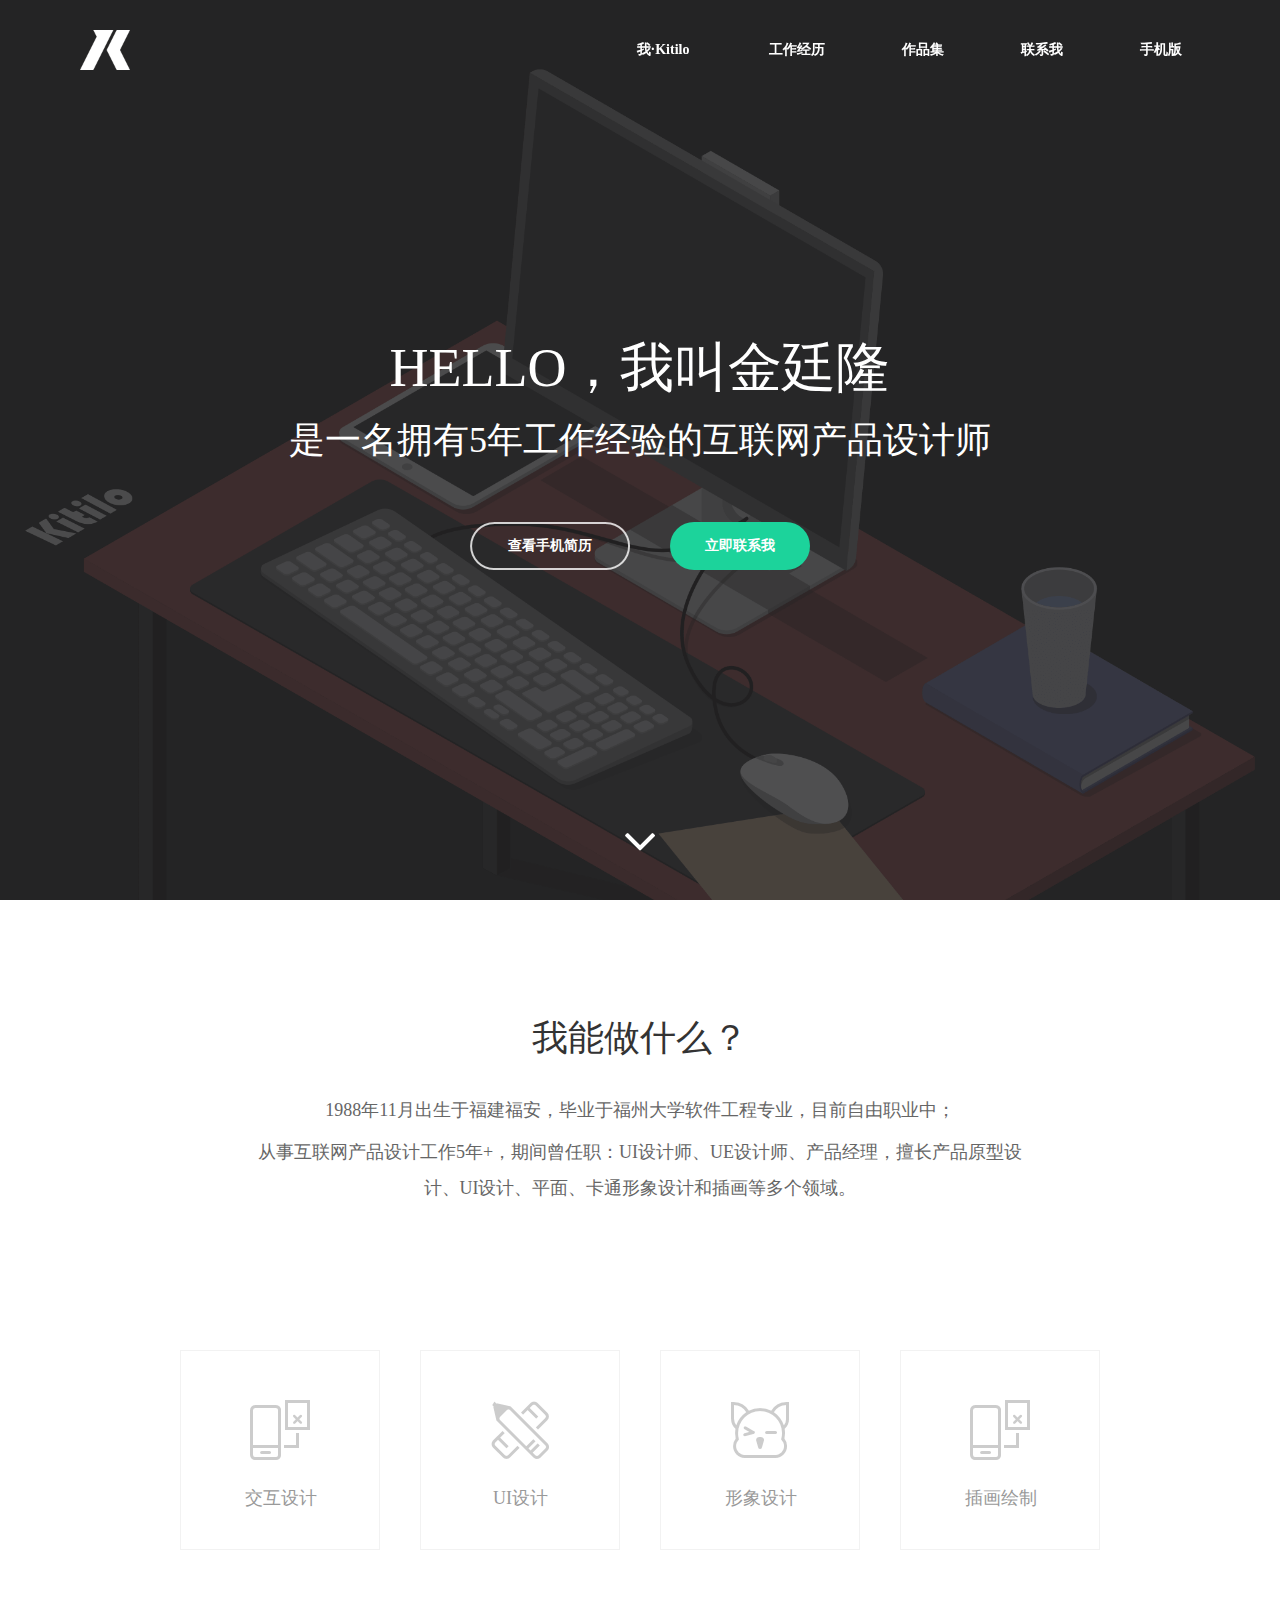
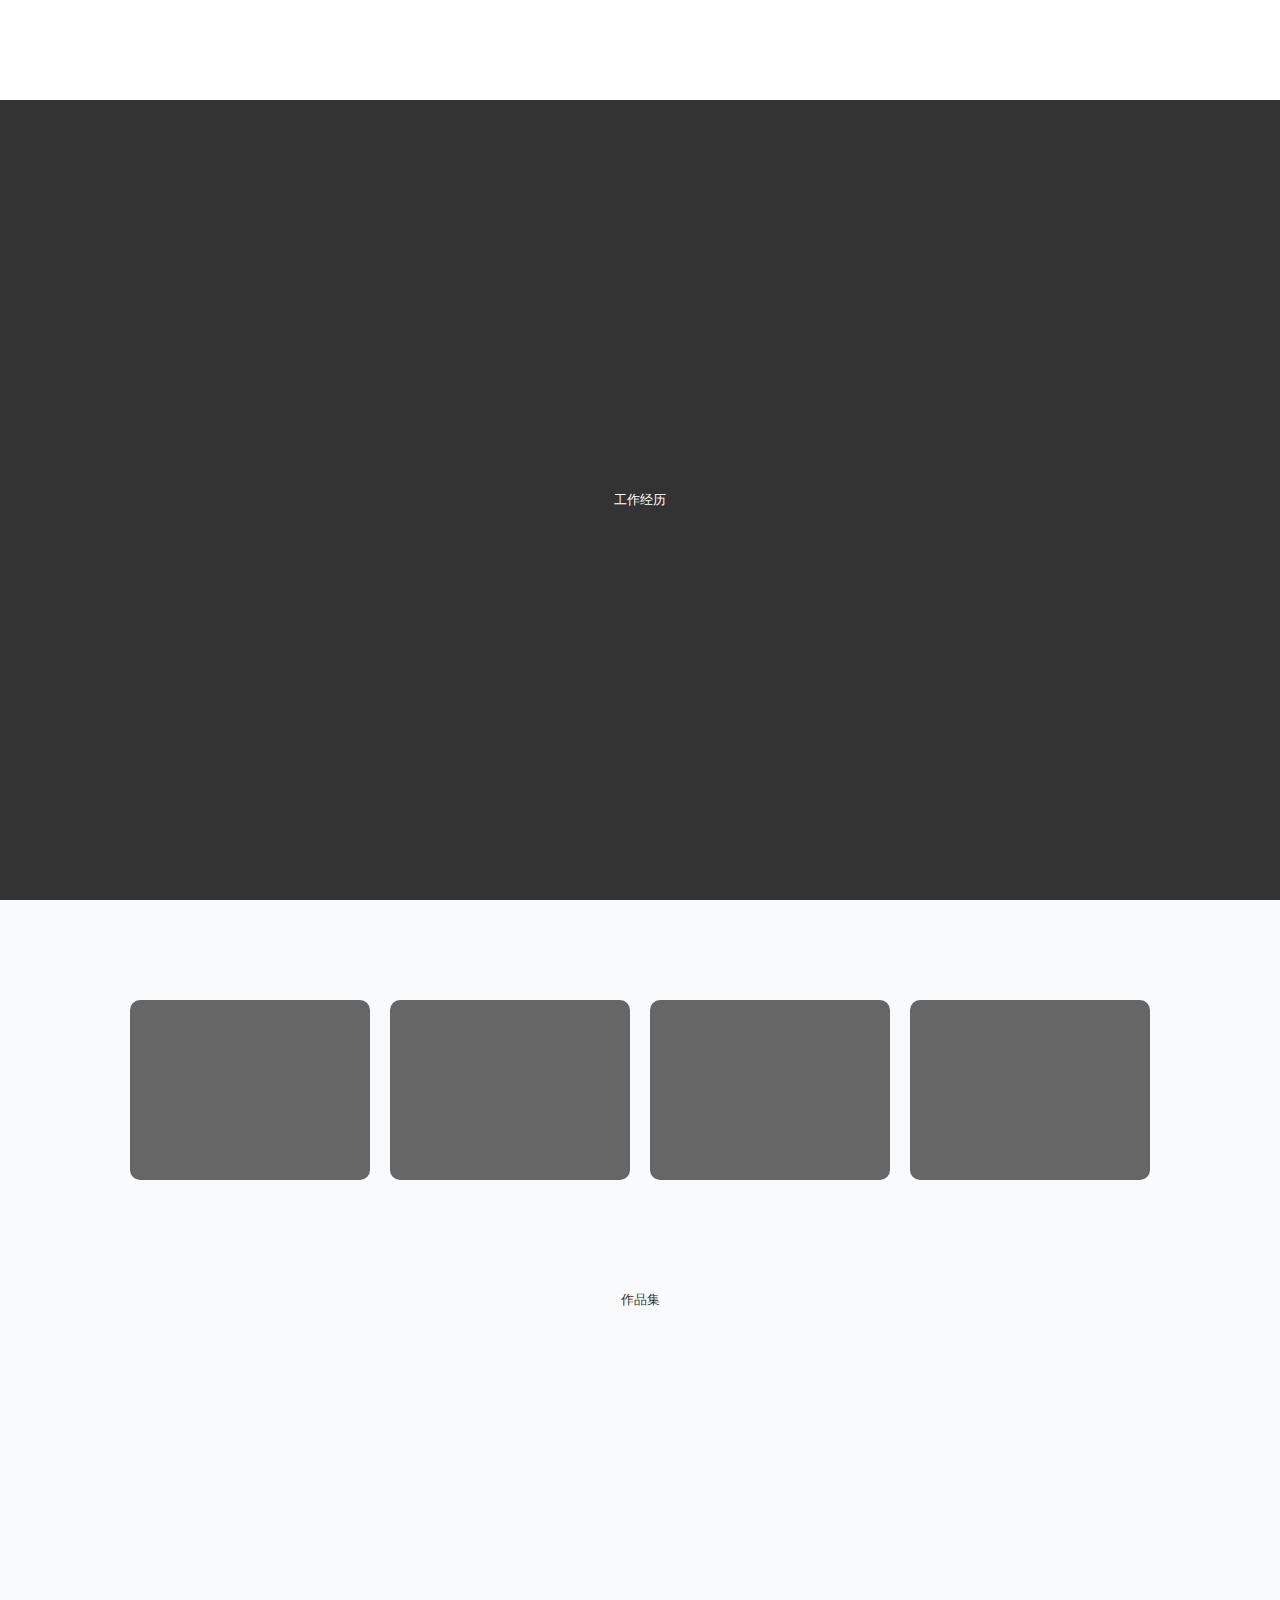
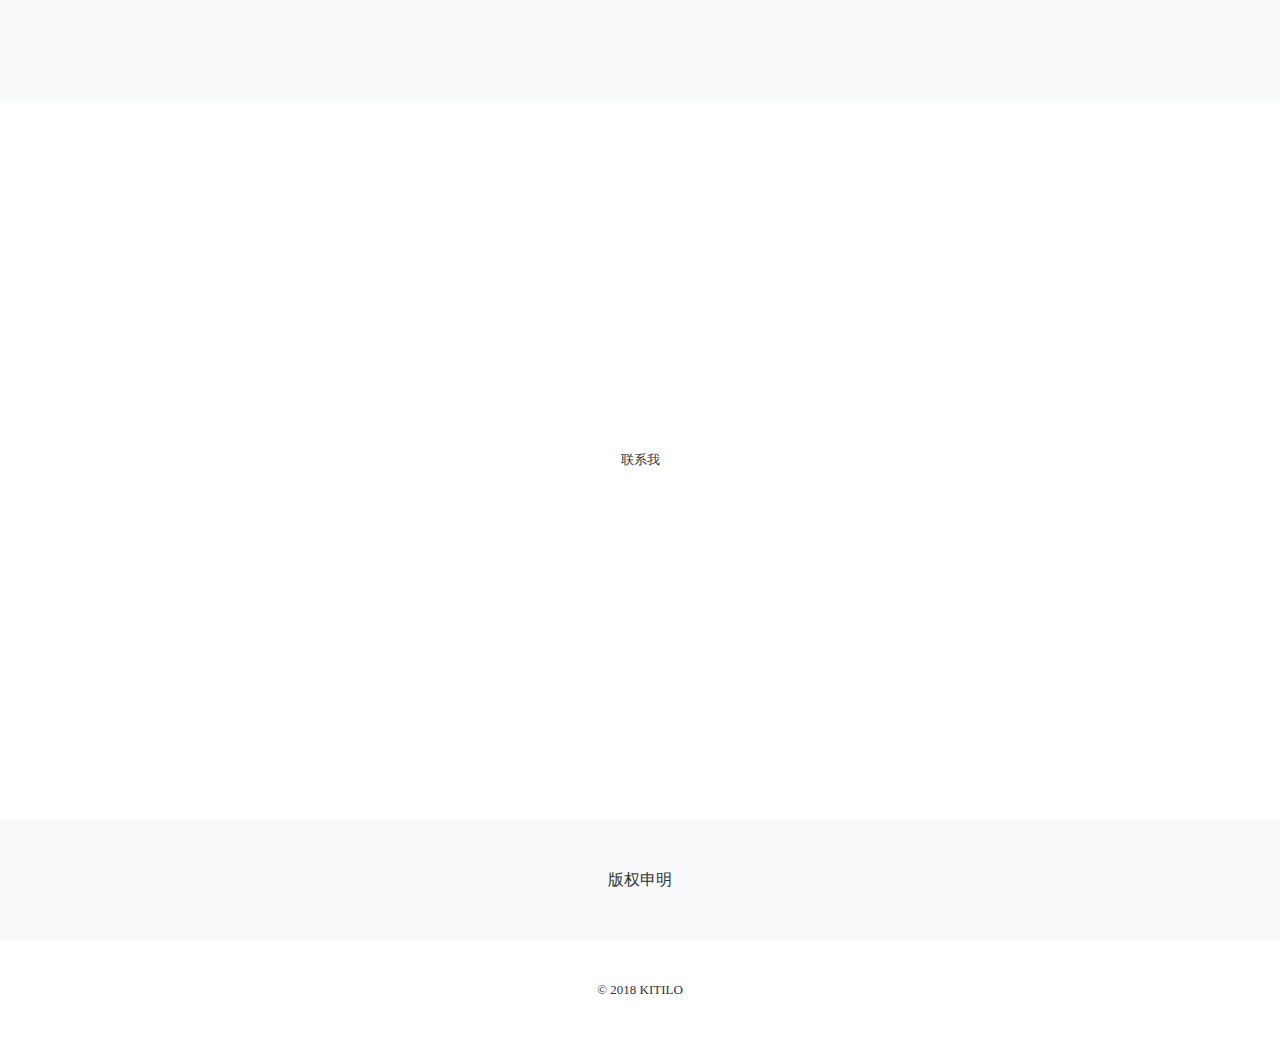
<file: index.html>
﻿<!DOCTYPE html>
<html>
  <head>
    <title>index</title>
    <meta http-equiv="X-UA-Compatible" content="IE=edge"/>
    <meta http-equiv="content-type" content="text/html; charset=utf-8"/>
    <meta name="apple-mobile-web-app-capable" content="yes"/>
    <link href="resources/css/jquery-ui-themes.css" type="text/css" rel="stylesheet"/>
    <link href="resources/css/axure_rp_page.css" type="text/css" rel="stylesheet"/>
    <link href="data/styles.css" type="text/css" rel="stylesheet"/>
    <link href="files/index/styles.css" type="text/css" rel="stylesheet"/>
    <script src="resources/scripts/jquery-1.7.1.min.js"></script>
    <script src="resources/scripts/jquery-ui-1.8.10.custom.min.js"></script>
    <script src="resources/scripts/prototypePre.js"></script>
    <script src="data/document.js"></script>
    <script src="resources/scripts/prototypePost.js"></script>
    <script src="files/index/data.js"></script>
    <script type="text/javascript">
      $axure.utils.getTransparentGifPath = function() { return 'resources/images/transparent.gif'; };
      $axure.utils.getOtherPath = function() { return 'resources/Other.html'; };
      $axure.utils.getReloadPath = function() { return 'resources/reload.html'; };
    </script>
  </head>
  <body>
    <div id="base" class="">

      <!-- 封面板块 (动态面板) -->
      <div id="u0" class="ax_default" data-label="封面板块">
        <div id="u0_state0" class="panel_state" data-label="State1" style="">
          <div id="u0_state0_content" class="panel_state_content">

            <!-- 封面文字 (动态面板) -->
            <div id="u1" class="ax_default" data-label="封面文字">
              <div id="u1_state0" class="panel_state" data-label="State1" style="">
                <div id="u1_state0_content" class="panel_state_content">

                  <!-- Unnamed (矩形) -->
                  <div id="u2" class="ax_default box_1">
                    <div id="u2_div" class=""></div>
                    <div id="u2_text" class="text ">
                      <p style="font-size:54px;"><span>HELLO，我叫金廷隆</span></p><p style="font-size:36px;"><span>是一名拥有5年工作经验的互联网产品设计师</span></p>
                    </div>
                  </div>

                  <!-- Unnamed (组 合) -->
                  <div id="u3" class="ax_default" data-left="340" data-top="192" data-width="340" data-height="48">

                    <!-- 查看手机简历按钮 (动态面板) -->
                    <div id="u4" class="ax_default" data-label="查看手机简历按钮">
                      <div id="u4_state0" class="panel_state" data-label="默认" style="">
                        <div id="u4_state0_content" class="panel_state_content">

                          <!-- Unnamed (矩形) -->
                          <div id="u5" class="ax_default box_2">
                            <img id="u5_img" class="img " src="images/index/u5.png"/>
                            <div id="u5_text" class="text ">
                              <p><span>查看手机简历</span></p>
                            </div>
                          </div>
                        </div>
                      </div>
                      <div id="u4_state1" class="panel_state" data-label="移入" style="visibility: hidden;">
                        <div id="u4_state1_content" class="panel_state_content">

                          <!-- Unnamed (矩形) -->
                          <div id="u6" class="ax_default box_2">
                            <div id="u6_div" class=""></div>
                            <div id="u6_text" class="text ">
                              <p><span>查看手机简历</span></p>
                            </div>
                          </div>
                        </div>
                      </div>
                    </div>

                    <!-- 立即联系我按钮 (动态面板) -->
                    <div id="u7" class="ax_default" data-label="立即联系我按钮">
                      <div id="u7_state0" class="panel_state" data-label="默认" style="">
                        <div id="u7_state0_content" class="panel_state_content">

                          <!-- Unnamed (矩形) -->
                          <div id="u8" class="ax_default box_2">
                            <div id="u8_div" class=""></div>
                            <div id="u8_text" class="text ">
                              <p><span>立即联系我</span></p>
                            </div>
                          </div>
                        </div>
                      </div>
                      <div id="u7_state1" class="panel_state" data-label="移入" style="visibility: hidden;">
                        <div id="u7_state1_content" class="panel_state_content">

                          <!-- Unnamed (矩形) -->
                          <div id="u9" class="ax_default box_2">
                            <div id="u9_div" class=""></div>
                            <div id="u9_text" class="text ">
                              <p><span>立即联系我</span></p>
                            </div>
                          </div>
                        </div>
                      </div>
                    </div>
                  </div>
                </div>
              </div>
            </div>

            <!-- 滑动提示 (动态面板) -->
            <div id="u10" class="ax_default" data-label="滑动提示">
              <div id="u10_state0" class="panel_state" data-label="State1" style="">
                <div id="u10_state0_content" class="panel_state_content">

                  <!-- control (热区) -->
                  <div id="u11" class="ax_default ax_default_hidden" data-label="control" style="display:none; visibility: hidden">
                  </div>

                  <!-- 向下箭头指示 (形状) -->
                  <div id="u12" class="ax_default icon" data-label="向下箭头指示">
                    <img id="u12_img" class="img " src="images/index/向下箭头指示_u12.png"/>
                  </div>
                </div>
              </div>
            </div>
          </div>
        </div>
      </div>

      <!-- 滚动锚点 (动态面板) -->
      <div id="u13" class="ax_default" data-label="滚动锚点">
        <div id="u13_state0" class="panel_state" data-label="State1" style="">
          <div id="u13_state0_content" class="panel_state_content">
          </div>
        </div>
      </div>

      <!-- 导航背景 (动态面板) -->
      <div id="u14" class="ax_default" data-label="导航背景">
        <div id="u14_state0" class="panel_state" data-label="透明" style="">
          <div id="u14_state0_content" class="panel_state_content">
          </div>
        </div>
        <div id="u14_state1" class="panel_state" data-label="白色" style="visibility: hidden;">
          <div id="u14_state1_content" class="panel_state_content">

            <!-- 白色导航栏下划线 (动态面板) -->
            <div id="u15" class="ax_default" data-label="白色导航栏下划线">
              <div id="u15_state0" class="panel_state" data-label="State1" style="">
                <div id="u15_state0_content" class="panel_state_content">
                </div>
              </div>
            </div>
          </div>
        </div>
      </div>

      <!-- 导航logo区 (动态面板) -->
      <div id="u16" class="ax_default" data-label="导航logo区">
        <div id="u16_state0" class="panel_state" data-label="白色" style="">
          <div id="u16_state0_content" class="panel_state_content">

            <!-- Unnamed (矩形) -->
            <div id="u17" class="ax_default box_1">
              <div id="u17_div" class=""></div>
            </div>

            <!-- Unnamed (图片) -->
            <div id="u18" class="ax_default _图片">
              <img id="u18_img" class="img " src="images/index/u18.png"/>
            </div>
          </div>
        </div>
        <div id="u16_state1" class="panel_state" data-label="有色" style="visibility: hidden;">
          <div id="u16_state1_content" class="panel_state_content">

            <!-- Unnamed (矩形) -->
            <div id="u19" class="ax_default box_1">
              <div id="u19_div" class=""></div>
            </div>

            <!-- Unnamed (图片) -->
            <div id="u20" class="ax_default _图片">
              <img id="u20_img" class="img " src="images/index/u20.png"/>
            </div>
          </div>
        </div>
      </div>

      <!-- 导航菜单区 (动态面板) -->
      <div id="u21" class="ax_default" data-label="导航菜单区">
        <div id="u21_state0" class="panel_state" data-label="State1" style="">
          <div id="u21_state0_content" class="panel_state_content">

            <!-- Unnamed (矩形) -->
            <div id="u22" class="ax_default box_1">
              <div id="u22_div" class=""></div>
            </div>

            <!-- 菜单_我 (动态面板) -->
            <div id="u23" class="ax_default" data-label="菜单_我">
              <div id="u23_state0" class="panel_state" data-label="菜单_我_未选" style="">
                <div id="u23_state0_content" class="panel_state_content">

                  <!-- 未选状态 (动态面板) -->
                  <div id="u24" class="ax_default" data-label="未选状态">
                    <div id="u24_state0" class="panel_state" data-label="白" style="">
                      <div id="u24_state0_content" class="panel_state_content">

                        <!-- Unnamed (矩形) -->
                        <div id="u25" class="ax_default box_1">
                          <div id="u25_div" class=""></div>
                          <div id="u25_text" class="text ">
                            <p><span>我·Kitilo</span></p>
                          </div>
                        </div>
                      </div>
                    </div>
                    <div id="u24_state1" class="panel_state" data-label="黑" style="visibility: hidden;">
                      <div id="u24_state1_content" class="panel_state_content">

                        <!-- Unnamed (矩形) -->
                        <div id="u26" class="ax_default box_1">
                          <div id="u26_div" class=""></div>
                          <div id="u26_text" class="text ">
                            <p><span>我·Kitilo</span></p>
                          </div>
                        </div>
                      </div>
                    </div>
                  </div>
                </div>
              </div>
              <div id="u23_state1" class="panel_state" data-label="菜单_我_移入" style="visibility: hidden;">
                <div id="u23_state1_content" class="panel_state_content">

                  <!-- Unnamed (矩形) -->
                  <div id="u27" class="ax_default box_1">
                    <div id="u27_div" class=""></div>
                    <div id="u27_text" class="text ">
                      <p><span>我·Kitilo</span></p>
                    </div>
                  </div>
                </div>
              </div>
            </div>

            <!-- 菜单_工作经历 (动态面板) -->
            <div id="u28" class="ax_default" data-label="菜单_工作经历">
              <div id="u28_state0" class="panel_state" data-label="菜单_工作经历_未选" style="">
                <div id="u28_state0_content" class="panel_state_content">

                  <!-- 未选状态 (动态面板) -->
                  <div id="u29" class="ax_default" data-label="未选状态">
                    <div id="u29_state0" class="panel_state" data-label="白" style="">
                      <div id="u29_state0_content" class="panel_state_content">

                        <!-- Unnamed (矩形) -->
                        <div id="u30" class="ax_default box_1">
                          <div id="u30_div" class=""></div>
                          <div id="u30_text" class="text ">
                            <p><span>工作经历</span></p>
                          </div>
                        </div>
                      </div>
                    </div>
                    <div id="u29_state1" class="panel_state" data-label="黑" style="visibility: hidden;">
                      <div id="u29_state1_content" class="panel_state_content">

                        <!-- Unnamed (矩形) -->
                        <div id="u31" class="ax_default box_1">
                          <div id="u31_div" class=""></div>
                          <div id="u31_text" class="text ">
                            <p><span>工作经历</span></p>
                          </div>
                        </div>
                      </div>
                    </div>
                  </div>
                </div>
              </div>
              <div id="u28_state1" class="panel_state" data-label="菜单_工作经历_移入" style="visibility: hidden;">
                <div id="u28_state1_content" class="panel_state_content">

                  <!-- Unnamed (矩形) -->
                  <div id="u32" class="ax_default box_1">
                    <div id="u32_div" class=""></div>
                    <div id="u32_text" class="text ">
                      <p><span>工作经历</span></p>
                    </div>
                  </div>
                </div>
              </div>
            </div>

            <!-- 菜单_作品集 (动态面板) -->
            <div id="u33" class="ax_default" data-label="菜单_作品集">
              <div id="u33_state0" class="panel_state" data-label="菜单_作品集_未选" style="">
                <div id="u33_state0_content" class="panel_state_content">

                  <!-- 未选状态 (动态面板) -->
                  <div id="u34" class="ax_default" data-label="未选状态">
                    <div id="u34_state0" class="panel_state" data-label="白" style="">
                      <div id="u34_state0_content" class="panel_state_content">

                        <!-- Unnamed (矩形) -->
                        <div id="u35" class="ax_default box_1">
                          <div id="u35_div" class=""></div>
                          <div id="u35_text" class="text ">
                            <p><span>作品集</span></p>
                          </div>
                        </div>
                      </div>
                    </div>
                    <div id="u34_state1" class="panel_state" data-label="黑" style="visibility: hidden;">
                      <div id="u34_state1_content" class="panel_state_content">

                        <!-- Unnamed (矩形) -->
                        <div id="u36" class="ax_default box_1">
                          <div id="u36_div" class=""></div>
                          <div id="u36_text" class="text ">
                            <p><span>作品集</span></p>
                          </div>
                        </div>
                      </div>
                    </div>
                  </div>
                </div>
              </div>
              <div id="u33_state1" class="panel_state" data-label="菜单_作品集_移入" style="visibility: hidden;">
                <div id="u33_state1_content" class="panel_state_content">

                  <!-- Unnamed (矩形) -->
                  <div id="u37" class="ax_default box_1">
                    <div id="u37_div" class=""></div>
                    <div id="u37_text" class="text ">
                      <p><span>作品集</span></p>
                    </div>
                  </div>
                </div>
              </div>
            </div>

            <!-- 菜单_手机版 (动态面板) -->
            <div id="u38" class="ax_default" data-label="菜单_手机版">
              <div id="u38_state0" class="panel_state" data-label="菜单_手机版_未选" style="">
                <div id="u38_state0_content" class="panel_state_content">

                  <!-- 未选状态 (动态面板) -->
                  <div id="u39" class="ax_default" data-label="未选状态">
                    <div id="u39_state0" class="panel_state" data-label="白" style="">
                      <div id="u39_state0_content" class="panel_state_content">

                        <!-- Unnamed (矩形) -->
                        <div id="u40" class="ax_default box_1">
                          <div id="u40_div" class=""></div>
                          <div id="u40_text" class="text ">
                            <p><span>手机版</span></p>
                          </div>
                        </div>
                      </div>
                    </div>
                    <div id="u39_state1" class="panel_state" data-label="黑" style="visibility: hidden;">
                      <div id="u39_state1_content" class="panel_state_content">

                        <!-- Unnamed (矩形) -->
                        <div id="u41" class="ax_default box_1">
                          <div id="u41_div" class=""></div>
                          <div id="u41_text" class="text ">
                            <p><span>手机版</span></p>
                          </div>
                        </div>
                      </div>
                    </div>
                  </div>
                </div>
              </div>
              <div id="u38_state1" class="panel_state" data-label="菜单_手机版_移入" style="visibility: hidden;">
                <div id="u38_state1_content" class="panel_state_content">

                  <!-- Unnamed (矩形) -->
                  <div id="u42" class="ax_default box_1">
                    <div id="u42_div" class=""></div>
                    <div id="u42_text" class="text ">
                      <p><span>手机版</span></p>
                    </div>
                  </div>
                </div>
              </div>
            </div>

            <!-- 菜单_联系我 (动态面板) -->
            <div id="u43" class="ax_default" data-label="菜单_联系我">
              <div id="u43_state0" class="panel_state" data-label="菜单_联系我_未选" style="">
                <div id="u43_state0_content" class="panel_state_content">

                  <!-- 未选状态 (动态面板) -->
                  <div id="u44" class="ax_default" data-label="未选状态">
                    <div id="u44_state0" class="panel_state" data-label="白" style="">
                      <div id="u44_state0_content" class="panel_state_content">

                        <!-- Unnamed (矩形) -->
                        <div id="u45" class="ax_default box_1">
                          <div id="u45_div" class=""></div>
                          <div id="u45_text" class="text ">
                            <p><span>联系我</span></p>
                          </div>
                        </div>
                      </div>
                    </div>
                    <div id="u44_state1" class="panel_state" data-label="黑" style="visibility: hidden;">
                      <div id="u44_state1_content" class="panel_state_content">

                        <!-- Unnamed (矩形) -->
                        <div id="u46" class="ax_default box_1">
                          <div id="u46_div" class=""></div>
                          <div id="u46_text" class="text ">
                            <p><span>联系我</span></p>
                          </div>
                        </div>
                      </div>
                    </div>
                  </div>
                </div>
              </div>
              <div id="u43_state1" class="panel_state" data-label="菜单_联系我_移入" style="visibility: hidden;">
                <div id="u43_state1_content" class="panel_state_content">

                  <!-- Unnamed (矩形) -->
                  <div id="u47" class="ax_default box_1">
                    <div id="u47_div" class=""></div>
                    <div id="u47_text" class="text ">
                      <p><span>联系我</span></p>
                    </div>
                  </div>
                </div>
              </div>
            </div>

            <!-- 菜单_我_选中 (矩形) -->
            <div id="u48" class="ax_default box_1 ax_default_hidden" data-label="菜单_我_选中" style="display:none; visibility: hidden">
              <div id="u48_div" class=""></div>
              <div id="u48_text" class="text ">
                <p><span>我·Kitilo</span></p>
              </div>
            </div>

            <!-- 菜单_工作经历_选中 (矩形) -->
            <div id="u49" class="ax_default box_1 ax_default_hidden" data-label="菜单_工作经历_选中" style="display:none; visibility: hidden">
              <div id="u49_div" class=""></div>
              <div id="u49_text" class="text ">
                <p><span>工作经历</span></p>
              </div>
            </div>

            <!-- 菜单_作品集_选中 (矩形) -->
            <div id="u50" class="ax_default box_1 ax_default_hidden" data-label="菜单_作品集_选中" style="display:none; visibility: hidden">
              <div id="u50_div" class=""></div>
              <div id="u50_text" class="text ">
                <p><span>作品集</span></p>
              </div>
            </div>

            <!-- 菜单_联系我_选中 (矩形) -->
            <div id="u51" class="ax_default box_1 ax_default_hidden" data-label="菜单_联系我_选中" style="display:none; visibility: hidden">
              <div id="u51_div" class=""></div>
              <div id="u51_text" class="text ">
                <p><span>联系我</span></p>
              </div>
            </div>
          </div>
        </div>
      </div>

      <!-- 关于我板块 (动态面板) -->
      <div id="u52" class="ax_default" data-label="关于我板块">
        <div id="u52_state0" class="panel_state" data-label="State1" style="">
          <div id="u52_state0_content" class="panel_state_content">

            <!-- Unnamed (矩形) -->
            <div id="u53" class="ax_default box_1">
              <div id="u53_div" class=""></div>
            </div>

            <!-- Unnamed (组 合) -->
            <div id="u54" class="ax_default" data-left="110" data-top="120" data-width="800" data-height="186">

              <!-- Unnamed (矩形) -->
              <div id="u55" class="ax_default box_2">
                <div id="u55_div" class=""></div>
                <div id="u55_text" class="text ">
                  <p style="line-height:48px;"><span>1988年11月出生于福建福安，毕业于福州大学软件工程专业，目前自由职业中；</span></p><p style="line-height:36px;"><span>从事互联网产品设计工作5年+，期间曾任职：UI设计师、UE设计师、产品经理，擅长产品原型设计、UI设计、平面、卡通形象设计和插画等多个领域。</span></p>
                </div>
              </div>

              <!-- Unnamed (矩形) -->
              <div id="u56" class="ax_default box_2">
                <div id="u56_div" class=""></div>
                <div id="u56_text" class="text ">
                  <p><span>我能做什么？</span></p>
                </div>
              </div>
            </div>

            <!-- Unnamed (组 合) -->
            <div id="u57" class="ax_default" data-left="50" data-top="450" data-width="920" data-height="200">

              <!-- Unnamed (组 合) -->
              <div id="u58" class="ax_default" data-left="50" data-top="450" data-width="200" data-height="200">

                <!-- Unnamed (矩形) -->
                <div id="u59" class="ax_default box_1">
                  <div id="u59_div" class=""></div>
                </div>

                <!-- Unnamed (形状) -->
                <div id="u60" class="ax_default icon">
                  <img id="u60_img" class="img " src="images/index/u60.png"/>
                </div>

                <!-- Unnamed (矩形) -->
                <div id="u61" class="ax_default _三级标题">
                  <div id="u61_div" class=""></div>
                  <div id="u61_text" class="text ">
                    <p><span>交互设计</span></p>
                  </div>
                </div>
              </div>

              <!-- Unnamed (组 合) -->
              <div id="u62" class="ax_default" data-left="290" data-top="450" data-width="200" data-height="200">

                <!-- Unnamed (矩形) -->
                <div id="u63" class="ax_default box_1">
                  <div id="u63_div" class=""></div>
                </div>

                <!-- Unnamed (矩形) -->
                <div id="u64" class="ax_default _三级标题">
                  <div id="u64_div" class=""></div>
                  <div id="u64_text" class="text ">
                    <p><span>UI设计</span></p>
                  </div>
                </div>

                <!-- Unnamed (形状) -->
                <div id="u65" class="ax_default icon">
                  <img id="u65_img" class="img " src="images/index/u65.png"/>
                </div>
              </div>

              <!-- Unnamed (组 合) -->
              <div id="u66" class="ax_default" data-left="530" data-top="450" data-width="200" data-height="200">

                <!-- Unnamed (矩形) -->
                <div id="u67" class="ax_default box_1">
                  <div id="u67_div" class=""></div>
                </div>

                <!-- Unnamed (矩形) -->
                <div id="u68" class="ax_default _三级标题">
                  <div id="u68_div" class=""></div>
                  <div id="u68_text" class="text ">
                    <p><span>形象设计</span></p>
                  </div>
                </div>

                <!-- Unnamed (形状) -->
                <div id="u69" class="ax_default icon">
                  <img id="u69_img" class="img " src="images/index/u69.png"/>
                </div>
              </div>

              <!-- Unnamed (组 合) -->
              <div id="u70" class="ax_default" data-left="770" data-top="450" data-width="200" data-height="200">

                <!-- Unnamed (矩形) -->
                <div id="u71" class="ax_default box_1">
                  <div id="u71_div" class=""></div>
                </div>

                <!-- Unnamed (形状) -->
                <div id="u72" class="ax_default icon">
                  <img id="u72_img" class="img " src="images/index/u60.png"/>
                </div>

                <!-- Unnamed (矩形) -->
                <div id="u73" class="ax_default _三级标题">
                  <div id="u73_div" class=""></div>
                  <div id="u73_text" class="text ">
                    <p><span>插画绘制</span></p>
                  </div>
                </div>
              </div>
            </div>
          </div>
        </div>
      </div>

      <!-- 载入和窗口尺寸变化变化控制 (热区) -->
      <div id="u74" class="ax_default ax_default_hidden" data-label="载入和窗口尺寸变化变化控制" style="display:none; visibility: hidden">
      </div>

      <!-- 工作经历板块 (动态面板) -->
      <div id="u75" class="ax_default" data-label="工作经历板块">
        <div id="u75_state0" class="panel_state" data-label="State1" style="">
          <div id="u75_state0_content" class="panel_state_content">

            <!-- Unnamed (矩形) -->
            <div id="u76" class="ax_default box_3">
              <div id="u76_div" class=""></div>
              <div id="u76_text" class="text ">
                <p><span>工作经历</span></p>
              </div>
            </div>
          </div>
        </div>
      </div>

      <!-- 作品集板块 (动态面板) -->
      <div id="u77" class="ax_default" data-label="作品集板块">
        <div id="u77_state0" class="panel_state" data-label="State1" style="">
          <div id="u77_state0_content" class="panel_state_content">

            <!-- Unnamed (矩形) -->
            <div id="u78" class="ax_default box_3">
              <div id="u78_div" class=""></div>
              <div id="u78_text" class="text ">
                <p><span>作品集</span></p>
              </div>
            </div>

            <!-- Unnamed (矩形) -->
            <div id="u79" class="ax_default box_3">
              <div id="u79_div" class=""></div>
            </div>

            <!-- Unnamed (矩形) -->
            <div id="u80" class="ax_default box_3">
              <div id="u80_div" class=""></div>
            </div>

            <!-- Unnamed (矩形) -->
            <div id="u81" class="ax_default box_3">
              <div id="u81_div" class=""></div>
            </div>

            <!-- Unnamed (矩形) -->
            <div id="u82" class="ax_default box_3">
              <div id="u82_div" class=""></div>
            </div>
          </div>
        </div>
      </div>

      <!-- 滚动至_关于我 (矩形) -->
      <div id="u83" class="ax_default box_2 ax_default_hidden" data-label="滚动至_关于我" style="display:none; visibility: hidden">
        <div id="u83_div" class=""></div>
      </div>

      <!-- 滚动至_工作经历 (矩形) -->
      <div id="u84" class="ax_default box_2 ax_default_hidden" data-label="滚动至_工作经历" style="display:none; visibility: hidden">
        <div id="u84_div" class=""></div>
      </div>

      <!-- 滚动至_作品集 (矩形) -->
      <div id="u85" class="ax_default box_2 ax_default_hidden" data-label="滚动至_作品集" style="display:none; visibility: hidden">
        <div id="u85_div" class=""></div>
      </div>

      <!-- 滚动至_联系我 (矩形) -->
      <div id="u86" class="ax_default box_2 ax_default_hidden" data-label="滚动至_联系我" style="display:none; visibility: hidden">
        <div id="u86_div" class=""></div>
      </div>

      <!-- 联系我板块 (动态面板) -->
      <div id="u87" class="ax_default" data-label="联系我板块">
        <div id="u87_state0" class="panel_state" data-label="State1" style="">
          <div id="u87_state0_content" class="panel_state_content">

            <!-- Unnamed (矩形) -->
            <div id="u88" class="ax_default box_3">
              <div id="u88_div" class=""></div>
              <div id="u88_text" class="text ">
                <p><span>联系我</span></p>
              </div>
            </div>
          </div>
        </div>
      </div>

      <!-- 页脚 (动态面板) -->
      <div id="u89" class="ax_default" data-label="页脚">
        <div id="u89_state0" class="panel_state" data-label="State1" style="">
          <div id="u89_state0_content" class="panel_state_content">

            <!-- Unnamed (动态面板) -->
            <div id="u90" class="ax_default">
              <div id="u90_state0" class="panel_state" data-label="State1" style="">
                <div id="u90_state0_content" class="panel_state_content">
                </div>
              </div>
            </div>

            <!-- Unnamed (矩形) -->
            <div id="u91" class="ax_default box_3">
              <div id="u91_div" class=""></div>
              <div id="u91_text" class="text ">
                <p><span>© 2018 KITILO</span></p>
              </div>
            </div>

            <!-- Unnamed (矩形) -->
            <div id="u92" class="ax_default box_2">
              <div id="u92_div" class=""></div>
              <div id="u92_text" class="text ">
                <p><span>版权申明</span></p>
              </div>
            </div>
          </div>
        </div>
      </div>
    </div>
  </body>
</html>
</file>
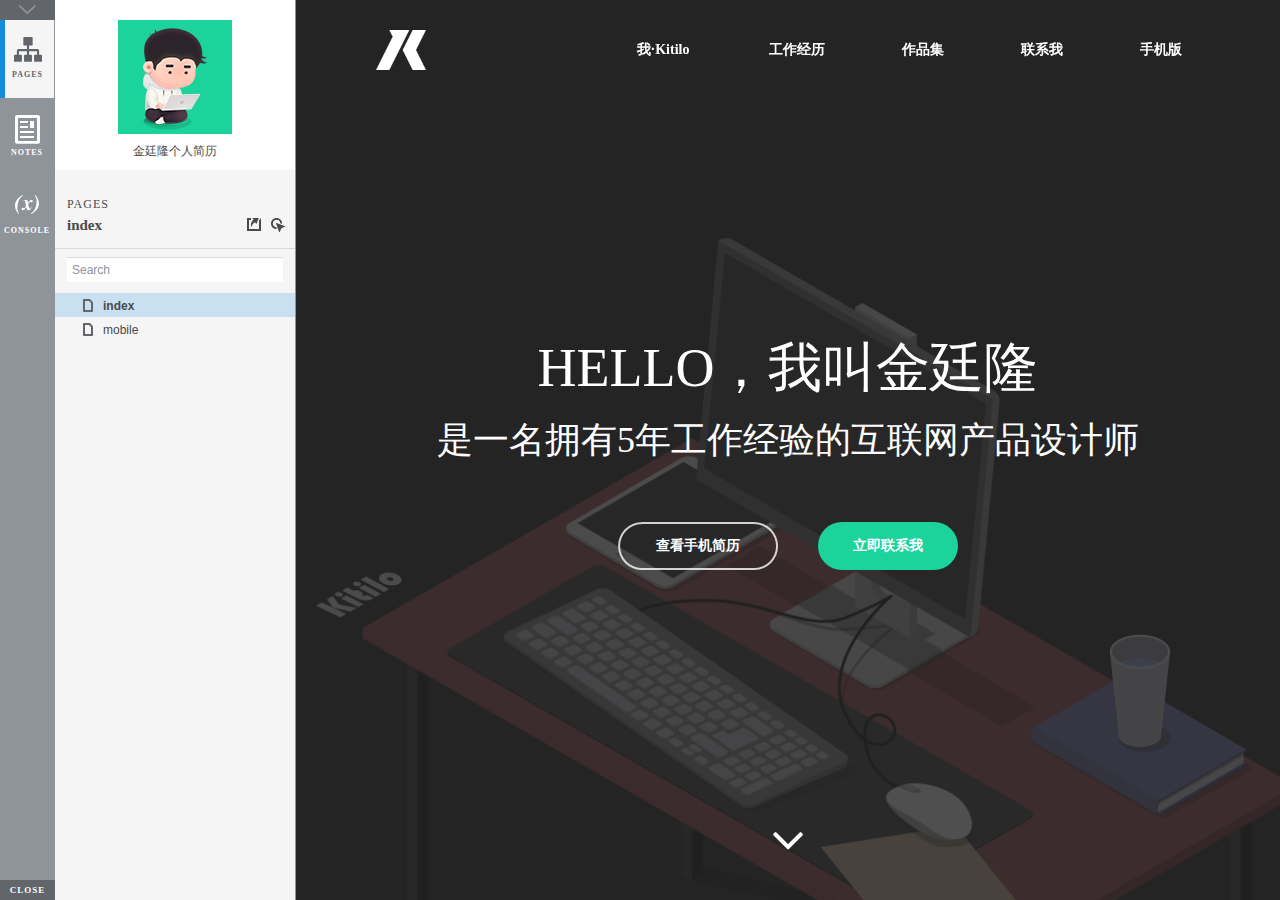
<file: start.html>
<!DOCTYPE html>
<html xmlns="http://www.w3.org/1999/xhtml" xml:lang="en" lang="en">
<head>
    <title>Untitled Document</title>
    <meta http-equiv="X-UA-Compatible" content="IE=edge"/>
    <meta http-equiv="content-type" content="text/html; charset=utf-8" />
    <meta name="viewport" content="width=device-width, initial-scale=1.0" />
    <meta name="apple-mobile-web-app-capable" content="yes" />
    <link type="text/css" href="resources/css/reset.css" rel="Stylesheet" />
    <link type="text/css" href="resources/css/default.css" rel="Stylesheet" />
    <!--<link href='https://fonts.googleapis.com/css?family=Nunito:300' rel='stylesheet' type='text/css'>-->

    <script type="text/javascript">
        if (location.href.toString().indexOf('file://localhost/') == 0) {
            location.href = location.href.toString().replace('file://localhost/', 'file:///');
        }
    </script>

    <!-- 8.0.0.3372 -->
<script src="resources/scripts/jquery-1.7.1.min.js"></script>
<script src="resources/scripts/startPre.js"></script>
<script src="data/document.js"></script>

    <style type="text/css">

#outerContainer {
	width:1000px;
	height:1500px;
}

.vsplitbar {
    width: 3px;
    /*background: #B9B9B9;*/
    border-right: 1px solid #8f949a;
}

.vsplitbar:hover, .vsplitbar.active {
    background: #8f949a;
}

#rightPanel {
    background-color: White;
}

/*#leftPanel {
    min-width: 120px;
}*/

.splitterMask {
   position:absolute;
   top: 0;
   left: 0;
   width: 100%;
   height: 100%;
   overflow: hidden;
   background-image: url(resources/images/transparent.gif);
   z-index: 20000;
}

    </style>
    <script type="text/javascript" language="JavaScript"><!--
        var SITEMAP_COLLAPSE_VAR_NAME = 'c';
        var PLUGIN_VAR_NAME = 'g';
        var FOOTNOTES_VAR_NAME = 'fn';
        var ADAPTIVE_VIEW_VAR_NAME = 'view';
        var lastLeftPanelWidth = 295;
        var toolBarOnly = true;

        // isolate scope
        (function() {
            setUpController();
            
            var configuration = $axure.document.configuration;
            var _settings = {};
            _settings.projectId = configuration.prototypeId;
            _settings.isAxshare = configuration.isAxshare;
            _settings.loadFeedbackPlugin = configuration.loadFeedbackPlugin;
            var cHash = getHashStringVar(SITEMAP_COLLAPSE_VAR_NAME);
            _settings.startCollapsed = cHash == "1";
            if(cHash == "2") closePlayer();
            var gHash = getHashStringVar(PLUGIN_VAR_NAME);
            if(gHash == "") gHash = 1;
            _settings.startPluginGid = gHash;

            $axure.player.settings = _settings;

            $(window).bind('load', function() {
                if(CHROME_5_LOCAL && !$('body').attr('pluginDetected')) {
                    window.location = 'resources/chrome/chrome.html';
                }
            });

            $(document).ready(function() {
                $axure.page.bind('load.start', mainFrame_onload);
                $axure.messageCenter.addMessageListener(messageCenter_message);

                $(document).on('pluginShown', function (event, data) {
                    setVarInCurrentUrlHash('g', data ? data : '');
                });

                $(document).on('pluginCreated', function(event, data) {
                    if($axure.player.settings.startPluginGid == data) {
                        $axure.player.showPlugin(data);
                    }
                });

                if($axure.player.settings.loadFeedbackPlugin) {
                    if($axure.player.settings.isAxshare) {
                        $axure.utils.loadJS('/Scripts/plugins/feedback/feedback8.js');
                    } else {
                        $axure.utils.loadJS('http://share.axure.com/Scripts/plugins/feedback/feedback8.js');
                    }
                }

                if(navigator.userAgent.indexOf("MSIE") >= 0) $('#outerContainer').width('100%');
                initialize();
                if($axure.player.settings.startCollapsed) $('#outerContainer').splitter({ sizeLeft: 0 });
                else $('#outerContainer').splitter({ sizeLeft: lastLeftPanelWidth });
                $('#leftPanel').width(lastLeftPanelWidth);
                
                $(window).resize(function() { resizeContent(); });

                $('#maximizePanelContainer').hide();

                initializeLogo();

                $(window).resize();
                resizeContent();
                
                $axure.player.collapseToBar();

                if($axure.player.settings.startCollapsed) {
                    collapse();
                    $('#leftPanel').width(0);
                }

                if(MOBILE_DEVICE) {
                    $('#interfaceControlFrameMinimizeContainer').height('45px');
                    $('#interfaceControlFrameMinimizeContainer a').height('45px');
                    $('#interfaceControlFrameHeaderContainer').css('margin-top','45px');
                    $('#interfaceControlFrameCloseContainer a').css('padding','10px 0px');
                    $('#maximizePanelContainer').height('45px');//.css('top','inherit').css('bottom','0px');

                    $('body').removeClass('hashover');

                    if(IOS) {
                        $('#rightPanel').css('overflow', 'auto').css('-webkit-overflow-scrolling', 'touch').css('-ms-overflow-x', 'hidden');

                        window.addEventListener("orientationchange", function() {
                            var viewport = document.querySelector("meta[name=viewport]");
                            //so iOS doesn't zoom when switching back to portrait
                            viewport.setAttribute('content', 'width=device-width, initial-scale=1.0, maximum-scale=1.0');
                            viewport.setAttribute('content', 'width=device-width, initial-scale=1.0');
                            resizeContent();
                        }, false);

                        $axure.page.bind('load.start', function() {
                            resizeContent();
                        });
                    }
                }

            });

            function initialize() {
                var legacyQString = getQueryString("Page");
                if (legacyQString.length > 0) {
                    location.href = location.href.substring(0, location.href.indexOf("?")) + "#p=" + legacyQString;
                    return;
                }

                var mainFrame = document.getElementById("mainFrame");
                //if it's local file on safari, test if we can access mainframe after its loaded
                if(SAFARI && document.location.href.indexOf('file://') >= 0) {
                    $(mainFrame).load(function () {
                        var canAccess;
                        try {
                            var mainFrameWindow = mainFrame.contentWindow || mainFrame.contentDocument;
                            mainFrameWindow['safari_file_CORS'] = 'Y';
                            canAccess = mainFrameWindow['safari_file_CORS'] === 'Y';
                        } catch(err) {
                            canAccess = false;
                        }

                        if(!canAccess) window.location = 'resources/chrome/safari.html';
                    });
                }

                mainFrame.contentWindow.location.href = getInitialUrl();
            }

            function initializeLogo() {
                if($axure.document.configuration.logoImagePath) {
                    var image = new Image();
                    image.onload = function() {
                        $('#logoImage').css('max-width', this.width + 'px');
                        $axure.player.resizeContent();
                    };
                    image.src = $axure.document.configuration.logoImagePath;
                
                    $('#interfaceControlFrameLogoImageContainer').html('<img id="logoImage" src="" />');
                    $('#logoImage').attr('src', $axure.document.configuration.logoImagePath).load(function() { resizeContent(); });
                } else $('#interfaceControlFrameLogoImageContainer').hide();

                if ($axure.document.configuration.logoImageCaption) {
                    $('#interfaceControlFrameLogoCaptionContainer').html($axure.document.configuration.logoImageCaption);
                } else $('#interfaceControlFrameLogoCaptionContainer').hide();

                if(!$('#interfaceControlFrameLogoImageContainer').is(':visible') && !$('#interfaceControlFrameLogoCaptionContainer').is(':visible')) {
                    $('#interfaceControlFrameLogoContainer').hide();
                }
            }

            var resizeContent = $axure.player.resizeContent = function() {
                var newHeight = $(window).height();
                var newWidth = $(window).width();

                var controlContainerHeight = newHeight;// - 30;
                if($('#interfaceControlFrameLogoContainer').is(':visible')) controlContainerHeight -= $('#interfaceControlFrameLogoContainer').outerHeight();// + 16;

                $('#outerContainer').height(newHeight).width(newWidth);
                $('.vsplitbar').height(newHeight);
                $('#leftPanel').height(newHeight);
                $('#interfaceControlFrame').height(newHeight);
                $('#interfaceControlFrameContainer').height(newHeight);
                $('#interfaceControlFrameHostContainer').height(controlContainerHeight);

                $('#rightPanel').height(newHeight);
                $('#mainFrame').height(newHeight);

                if($('#leftPanel').is(':visible')) $('#rightPanel').width($(window).width() - $('#leftPanel').width() - 1);// $('.vsplitbar').width());
                else $('#rightPanel').width($(window).width());

                $(document).trigger('ContainerHeightChange',[controlContainerHeight]);

                if(MOBILE_DEVICE) {
                    if(!(getHashStringVar(ADAPTIVE_VIEW_VAR_NAME).length > 0)) $axure.messageCenter.postMessage('setAdaptiveViewForSize', {'width':newWidth, 'height':$('#rightPanel').height()});
                }
            }

            var collapseToBar = $axure.player.collapseToBar = function() {
                lastLeftPanelWidth = $('#leftPanel').width();
                $('#leftPanel').width('55px');
                $('.vsplitbar').hide();
                $('#rightPanel').width($(window).width() - $('#leftPanel').width());
                $(window).resize();
                $('#outerContainer').trigger('resize');
                toolBarOnly = true;
            }

            var expandFromBar = $axure.player.expandFromBar = function() {
                if($('.vsplitbar').is(':visible')) return;

                $('#leftPanel').width(lastLeftPanelWidth);
                $('.vsplitbar').show();
                $('#rightPanel').width($(window).width() - $('#leftPanel').width() - 1);// $('.vsplitbar').width());
                $(window).resize();
                $('#outerContainer').trigger('resize');
                toolBarOnly = false;
            }

        })();

        function messageCenter_message(message, data) {
            if(message == 'expandFrame') expand();
            else if(message == 'getCollapseFrameOnLoad' && $axure.player.settings.startCollapsed && !MOBILE_DEVICE) $axure.messageCenter.postMessage('collapseFrameOnLoad');
        }

        
        function getInitialUrl() {
            var pageName = getHashStringVar("p");
            if(pageName.length > 0) return pageName + ".html";
            else {
                var url = getFirstPageUrl($axure.document.sitemap.rootNodes);
                return (url ? url : "about:blank");
            }
        }

        function getFirstPageUrl(nodes) {
            for (var i = 0; i < nodes.length; i++) {
                var node = nodes[i];
                if (node.url) return node.url;
                else {
                    var hasChildren = (node.children && node.children.length > 0);
                    if (hasChildren) {
                        var url = getFirstPageUrl(node.children);
                        if (url) return url;
                    }
                }
            }
            return null;
        }

        function closePlayer() {
            if($axure.page.location) window.location.href = $axure.page.location;
            else {
                var pageFile = getInitialUrl();
                var currentLocation = window.location.toString();
                window.location.href = currentLocation.substr(0, currentLocation.lastIndexOf("/") + 1) + pageFile;
            }
        }

        function replaceHash(newHash) {
            var currentLocWithoutHash = window.location.toString().split('#')[0];

            //We use replace so that every hash change doesn't get appended to the history stack.
            //We use replaceState in browsers that support it, else replace the location
            if(typeof window.history.replaceState != 'undefined') {
                try {
                    //Chrome 45 (Version 45.0.2454.85 m) started throwing an error here when generated locally (this only happens with sitemap open) which broke all interactions.
                    //try catch breaks the url adjusting nicely when the sitemap is open, but all interactions and forward and back buttons work.
                    //Uncaught SecurityError: Failed to execute 'replaceState' on 'History': A history state object with URL 'file:///C:/Users/Ian/Documents/Axure/HTML/Untitled/start.html#p=home' cannot be created in a document with origin 'null'.
                    window.history.replaceState(null, null, currentLocWithoutHash + newHash);
                } catch(ex) {}
            } else {
                window.location.replace(currentLocWithoutHash + newHash);
            }
        }

        function collapse() {
            setVarInCurrentUrlHash('c', 1);
            if(!toolBarOnly) lastLeftPanelWidth = $('#leftPanel').width();

            $('#maximizePanelContainer').show();
            $('#leftPanel').hide();
            $('.vsplitbar').hide();
            $('#rightPanel').width($(window).width());
            $(window).resize();
            $('#outerContainer').trigger('resize');

            $(document).trigger('sidebarCollapse');

            if(MOBILE_DEVICE) {
                $('#maximizePanelContainer').animate({
                    top:$('#rightPanel').height() - $('#maximizePanelContainer').height()
                }, 300, 'swing', function() {
                    $('#maximizePanelContainer').css('top', 'inherit').css('bottom', '0px');
                });
            }
        }

        function expand() {
            if(MOBILE_DEVICE) {
                $('#maximizePanelContainer').css('top', '0px').css('bottom', 'inherit');
            }

            deleteVarFromCurrentUrlHash('c');
            $('#maximizePanelContainer').hide();
            $('#leftPanel').width(lastLeftPanelWidth);
            $('#leftPanel').show();
            if(!toolBarOnly) {
                $('.vsplitbar').show();
                $('#rightPanel').width($(window).width() - $('#leftPanel').width() - 1);
            } else {
                $axure.player.collapseToBar();
            }
            $(window).resize();
            $('#outerContainer').trigger('resize');

            $(document).trigger('sidebarExpanded');
        }


        function mainFrame_onload() {
            if($axure.page.pageName) document.title = $axure.page.pageName;
        }

        function getQueryString(query) {
            var qstring = self.location.href.split("?");
            if(qstring.length < 2) return "";
            return GetParameter(qstring, query);
        }
        
        function GetParameter(qstring, query) {
            var prms = qstring[1].split("&");
            var frmelements = new Array();
            var currprmeter, querystr = "";

            for(var i = 0; i < prms.length; i++) {
                currprmeter = prms[i].split("=");
                frmelements[i] = new Array();
                frmelements[i][0] = currprmeter[0];
                frmelements[i][1] = currprmeter[1];
            }

            for(j = 0; j < frmelements.length; j++) {
                if(frmelements[j][0].toLowerCase() == query.toLowerCase()) {
                    querystr = frmelements[j][1];
                    break;
                }
            }
            return querystr;
        }
        
        function getHashStringVar(query) {
            var qstring = self.location.href.split("#");
            if(qstring.length < 2) return "";
            return GetParameter(qstring, query);
        }

        function setHashStringVar(currentHash, varName, varVal) {
            var varWithEqual = varName + '=';
            var poundVarWithEqual = varVal === '' ? '' :  '#' + varName + '=' + varVal;
            var ampVarWithEqual = varVal === '' ? '' :  '&' + varName + '=' + varVal;
            var hashToSet = '';

            var pageIndex = currentHash.indexOf('#' + varWithEqual);
            if(pageIndex == -1) pageIndex = currentHash.indexOf('&' + varWithEqual);
            if(pageIndex != -1) {
                var newHash = currentHash.substring(0, pageIndex);

                newHash = newHash == '' ? poundVarWithEqual : newHash + ampVarWithEqual;

                var ampIndex = currentHash.indexOf('&', pageIndex + 1);
                if(ampIndex != -1) {
                    newHash = newHash == '' ? '#' + currentHash.substring(ampIndex + 1) : newHash + currentHash.substring(ampIndex);
                }
                hashToSet = newHash;
            } else if(currentHash.indexOf('#') != -1) {
                hashToSet = currentHash + ampVarWithEqual;
            } else {
                hashToSet = poundVarWithEqual;
            }

            if(hashToSet != '' || varVal == '') {
                return hashToSet;
            }

            return null;
        }

        function setVarInCurrentUrlHash(varName, varVal) {
            var newHash = setHashStringVar(window.location.hash, varName, varVal);

            if(newHash != null) {
                replaceHash(newHash);
            }
        }

        function deleteHashStringVar(currentHash, varName) {
            var varWithEqual = varName + '=';

            var pageIndex = currentHash.indexOf('#' + varWithEqual);
            if(pageIndex == -1) pageIndex = currentHash.indexOf('&' + varWithEqual);
            if(pageIndex != -1) {
                var newHash = currentHash.substring(0, pageIndex);

                var ampIndex = currentHash.indexOf('&', pageIndex + 1);

                //IF begin of string....if none blank, ELSE # instead of & and rest
                //IF in string....prefix + if none blank, ELSE &-rest
                if(newHash == '') { //beginning of string
                    newHash = ampIndex != -1 ? '#' + currentHash.substring(ampIndex + 1) : '';
                } else { //somewhere in the middle
                    newHash = newHash + (ampIndex != -1 ? currentHash.substring(ampIndex) : '');
                }

                return newHash;
            }

            return null;
        }

        function deleteVarFromCurrentUrlHash(varName) {
            var newHash = deleteHashStringVar(window.location.hash, varName);

            if(newHash != null) {
                replaceHash(newHash);
            }
        }
    --></script>
    
    <link type="text/css" rel="Stylesheet" href="plugins/sitemap/styles/sitemap.css" />
    <link type="text/css" rel="Stylesheet" href="plugins/page_notes/styles/page_notes.css" />
    <link type="text/css" rel="Stylesheet" href="plugins/debug/styles/debug.css" />
    <script src="resources/scripts/startPost.js"></script>


    <!--<link type="text/css" rel="Stylesheet" href="plugins/recordplay/styles/recordplay.css" />
    <script type="text/javascript" src="plugins/recordplay/recordplay.js"></script>-->
    

</head>
<body scroll="no" class="hashover">
    <div id="outerContainer">

        <div id="leftPanel">
            <div id="interfaceControlFrame">
                <div id="interfaceControlFrameMinimizeContainer">
                    <a title="Collapse" id="interfaceControlFrameMinimizeButton" onclick="collapse();">&nbsp;</a>
                </div>
                <div id="interfaceControlFrameHeaderContainer">
                    <ul id="interfaceControlFrameHeader"></ul>
                </div>
                <div id="interfaceControlFrameContainer">
                    <div id="interfaceControlFrameLogoContainer">
                        <div id="interfaceControlFrameLogoImageContainer"></div>
                        <div id="interfaceControlFrameLogoCaptionContainer"></div>
                    </div>
                    <div id="interfaceControlFrameHostContainer">
                    </div>
                </div>
                <div id="interfaceControlFrameCloseContainer">
                    <a title="Close" id="interfaceControlFrameCloseButton" onclick="closePlayer();">CLOSE</a>
                </div>
            </div>
        </div>
        <div id="rightPanel">
            <iframe id="mainFrame" name="mainFrame" width="100%" height="100%" src="" frameborder="0" style="display: block;" webkitallowfullscreen mozallowfullscreen allowfullscreen></iframe>
        </div>

    </div>

    <div id="maximizePanelContainer">
        <iframe id="expandFrame" src="resources/expand.html" width="100%" height="100%" scrolling="no" allowtransparency="true" frameborder="0"></iframe>
    </div>

</body>
</html>
</file>
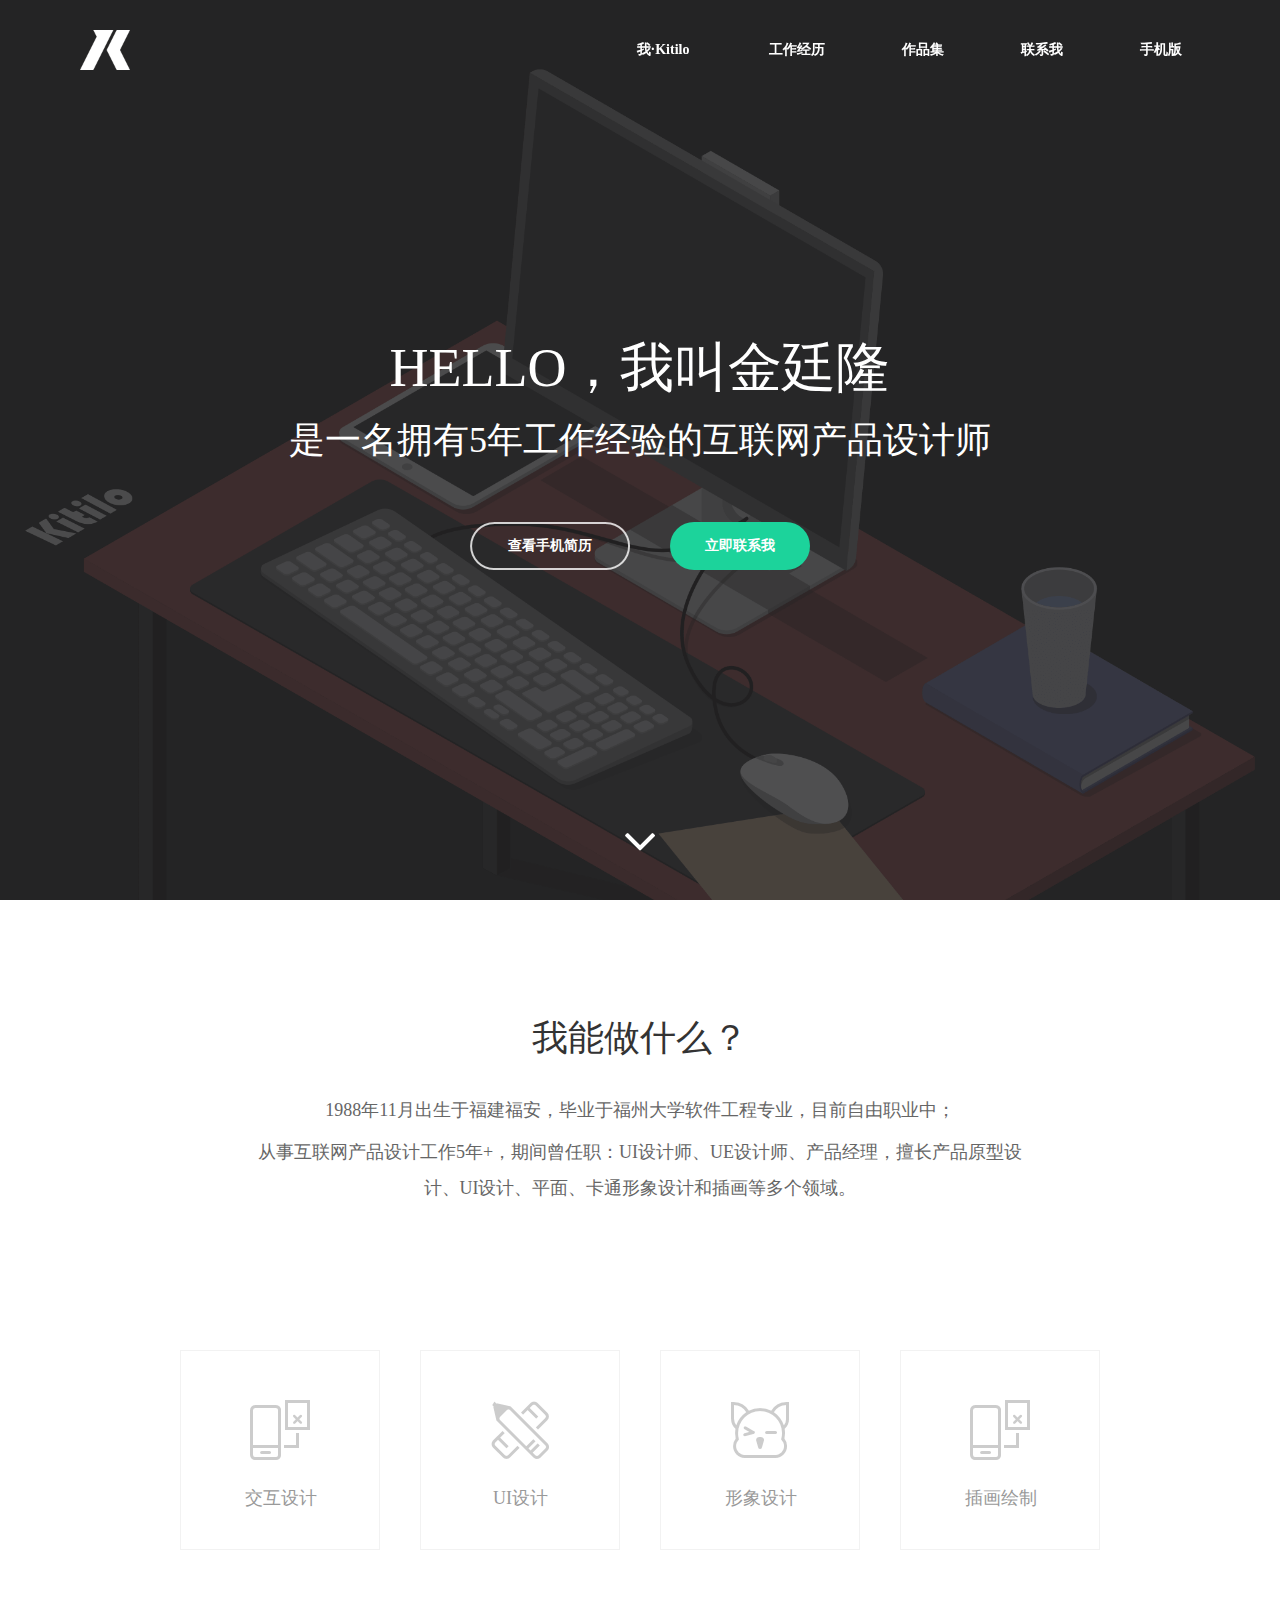
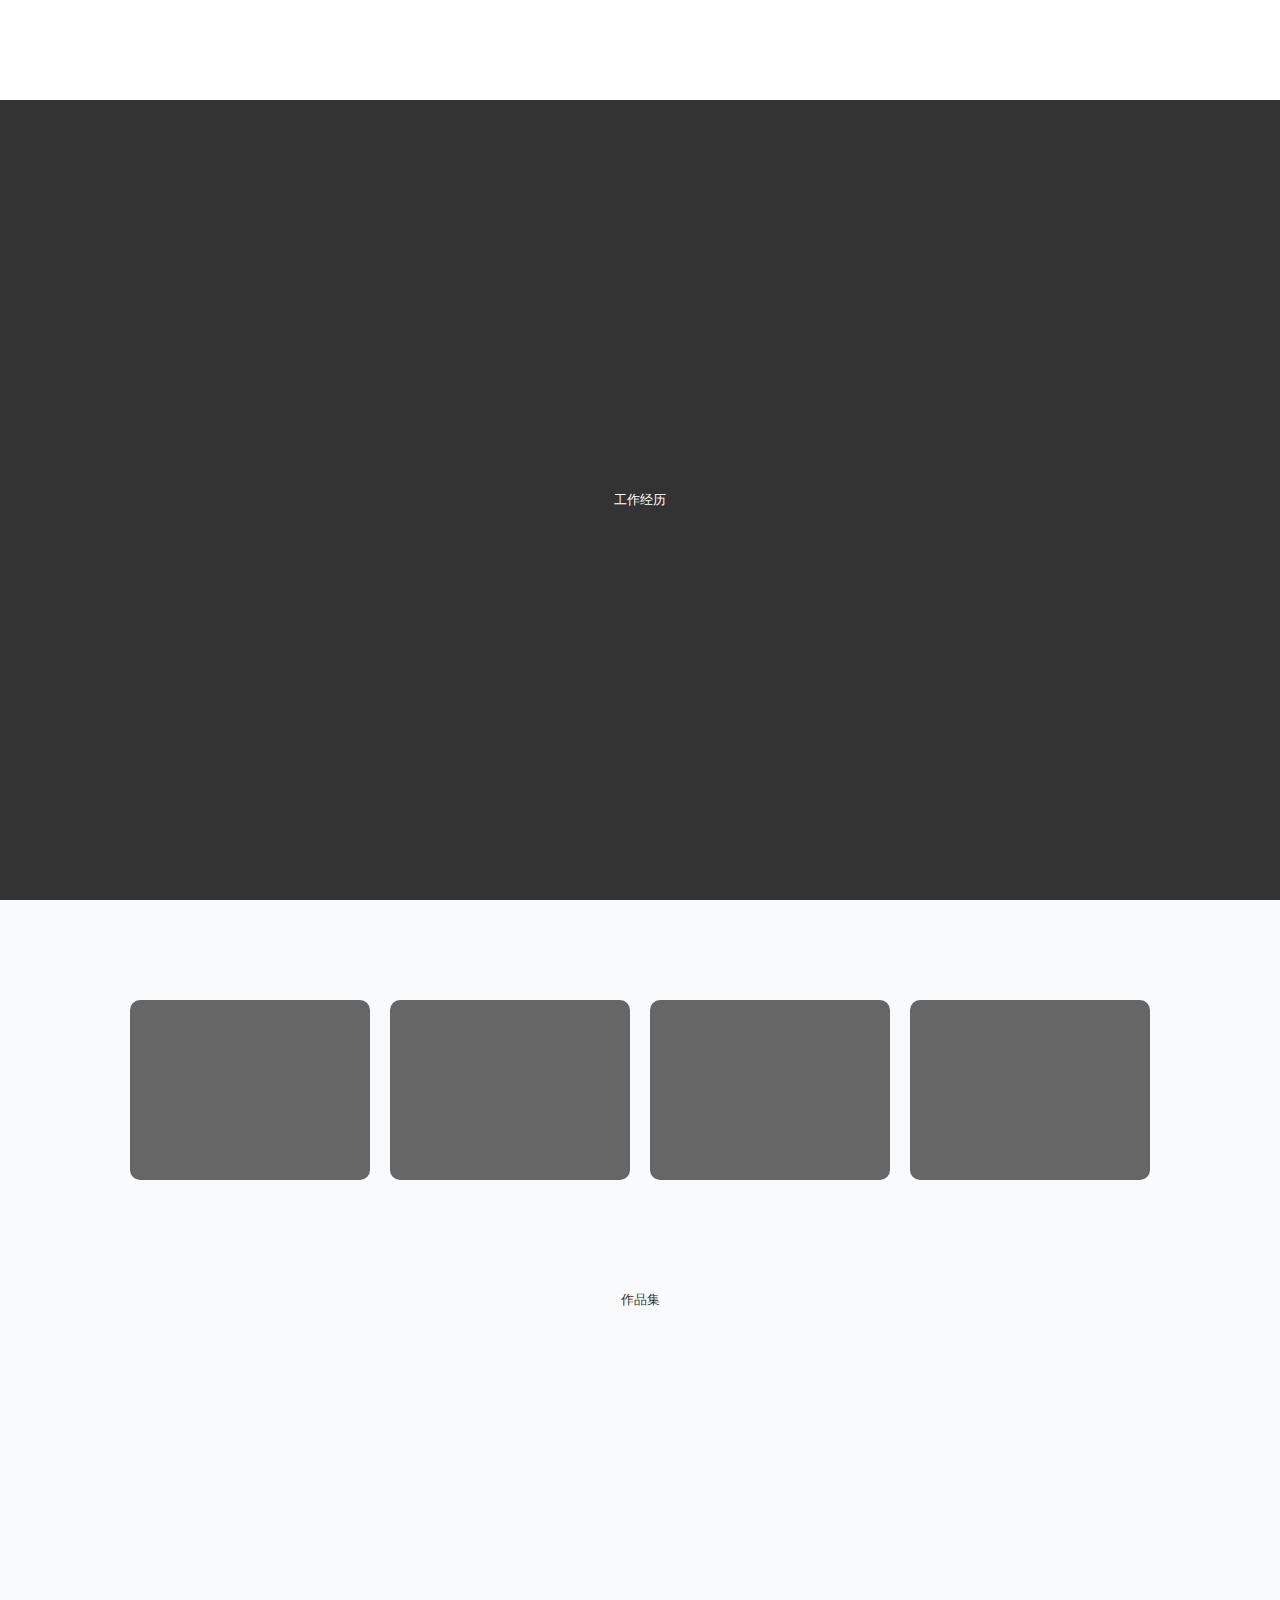
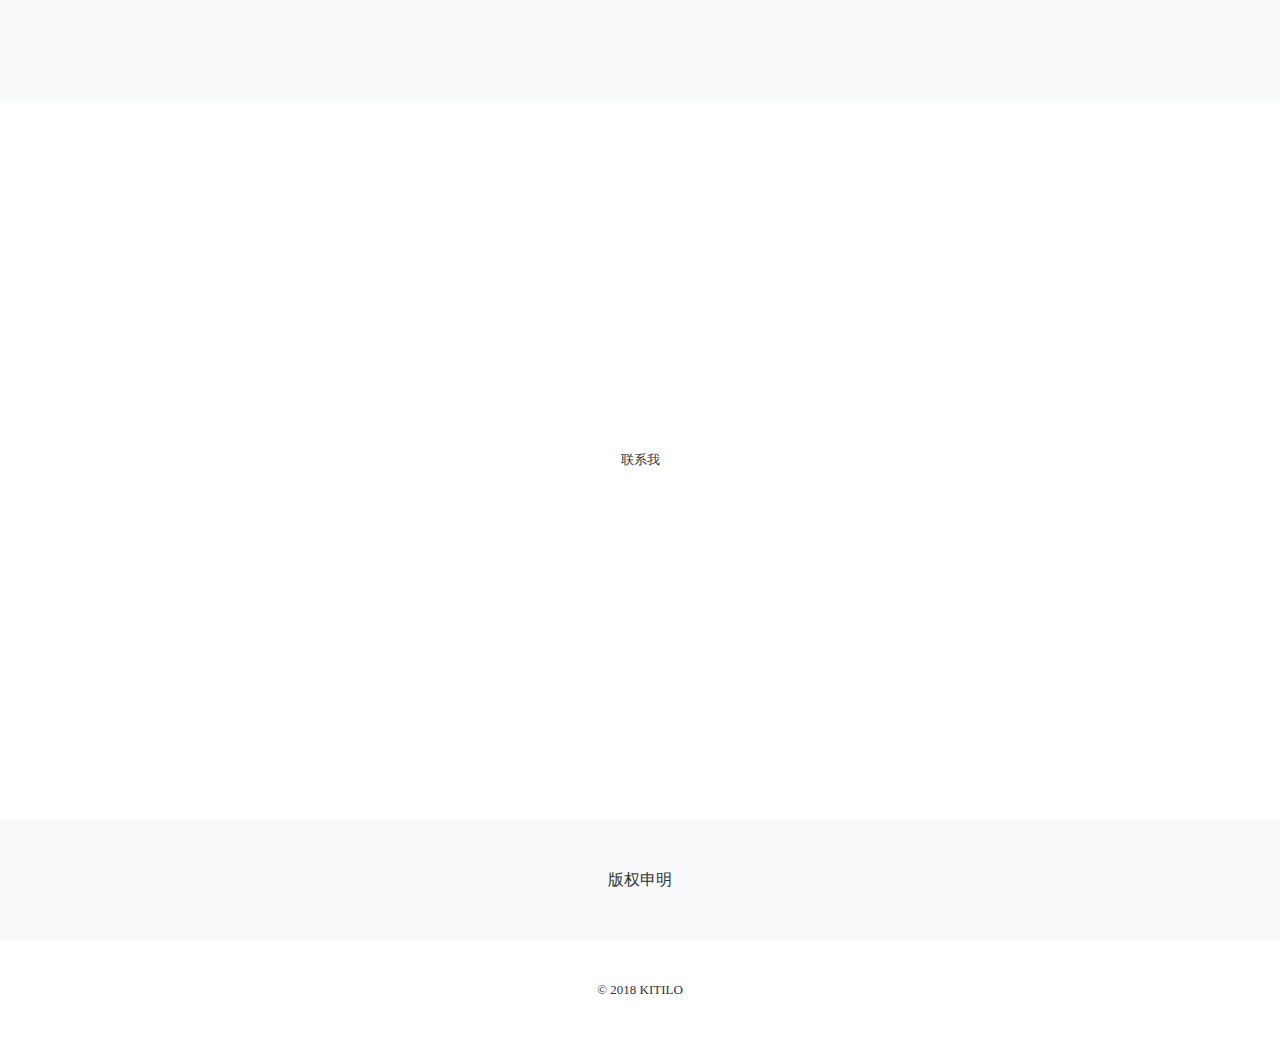
<file: resources/reload.html>
﻿<html>
	<head>
		<title></title>
	</head>
	<body>
	
	<script language="javascript">
	function getUrl() {
      var query = window.location.hash.substring(1);
      var vars = query.split("&&&");
      for (var i=0;i<vars.length;i++) {
        var url = vars[i];
        return decodeURI(url).replace("html%23","html#");
      } 
    }

    var rel = '../';
    var url = getUrl();
    if (url.indexOf(":") > 0 && url.indexOf(":") < 10) rel = '';
	self.location.href = rel + url;
	</script>
	
	</body>
</html>
</file>
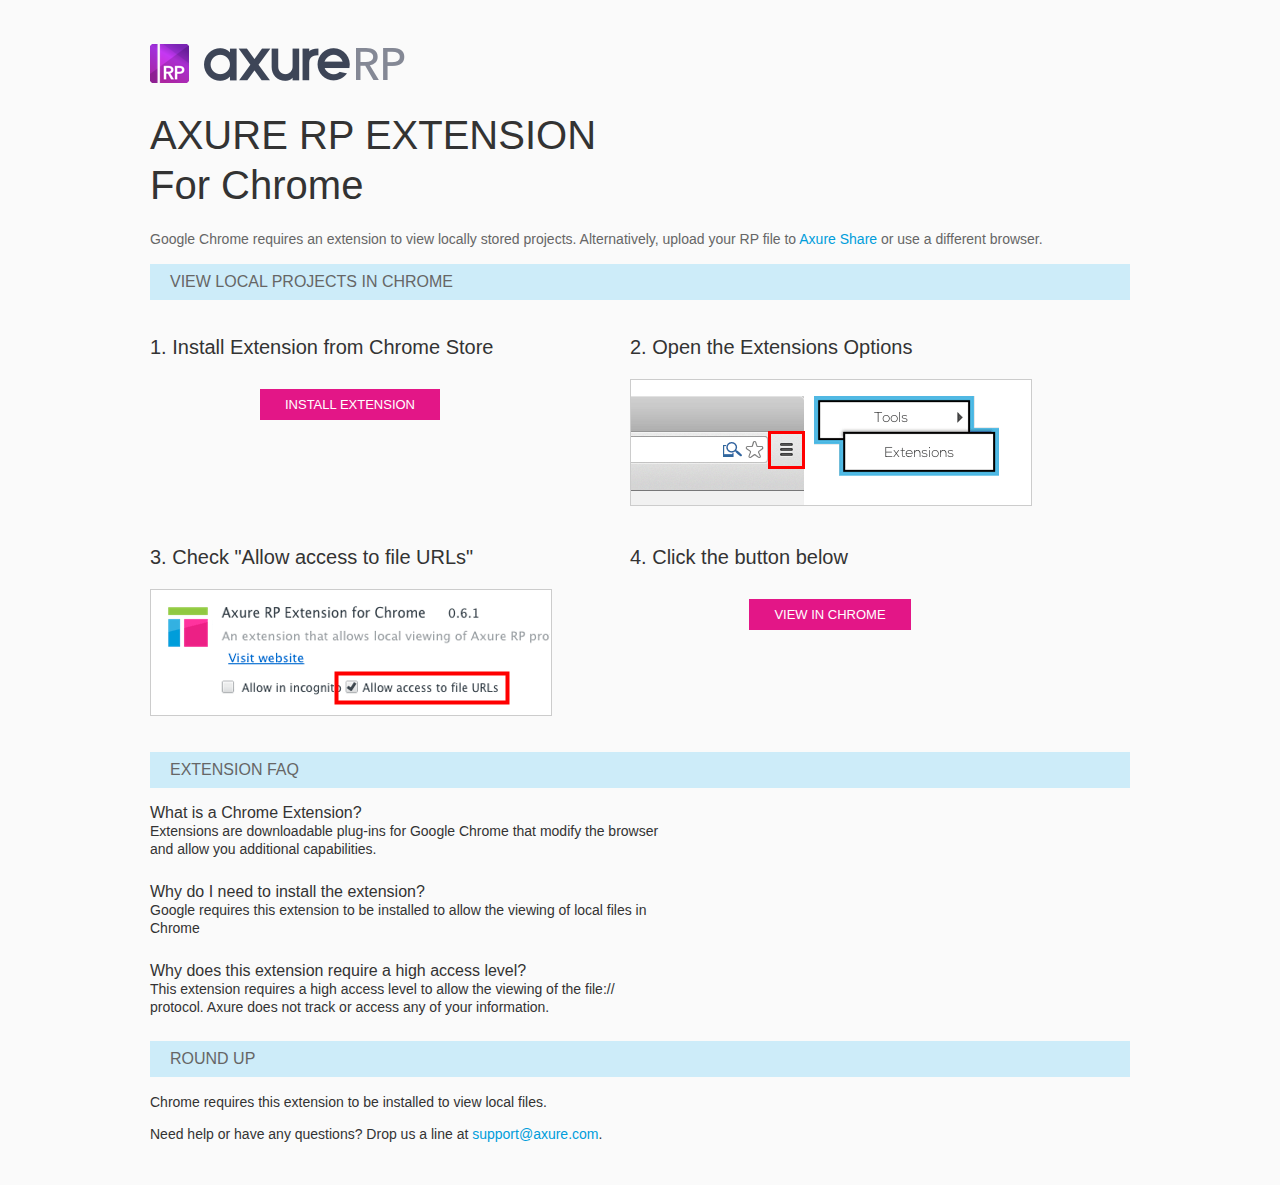
<file: resources/chrome/chrome.html>
<html>
<head>
    <title>Install the Axure RP Chrome Extension</title>
    <style type="text/css">
        *
        {
            font-family: Helvetica, Arial, sans-serif;
        }
        body
        {
            text-align: center;
            background-color: #fafafa;
        }
        p
        {
            font-size: 14px;
            line-height: 18px;
            color: #333333;
        }
        div.container
        {
            width: 980px;
            margin-left: auto;
            margin-right: auto;
            text-align: left;
        }
        a
        {
            text-decoration: none;
            color: #009dda;
        }
        .button
        {
            background: #E31687;
            font: normal 16px Arial, sans-serif;
            color: #FFFFFF;
            padding: 8px 25px 8px 25px;
            border: 0;
            display: inline-block;
            margin-top: 10px;
            text-transform: uppercase;
            font-size: 13px;
        }
        a:hover.button
        {
            opacity: .8;
        }
        div.left
        {
            width: 400px;
            float: left;
            margin-right: 80px;
        }
        div.right
        {
            width: 400px;
            float: left;
        }
        div.buttonContainer
        {
            text-align: center;
        }
        h1
        {
            font-size: 40px;
            color: #333333;
            line-height: 50px;
            margin-bottom: 20px;
            font-weight: normal;
        }
        h2
        {
            font-size: 38px;
            font-weight: normal;
            color: #08639C;
            text-align: center;
        }
        h3
        {
            font-size: 20px;
            color: #333333;
            font-weight: normal;
        }
        .heading
        {
            background-color: #cdecf9;
            height: 36px;
            line-height: 36px;
            padding-left: 20px;
            font-size: 16px;
            color: #666666;
        }
        span.faq
        {
            font-size: 16px;
            font-weight: normal;
            color: #333333;
            display: block;
        }
    </style>
</head>
<body>
    <div class="container">
        <br />
        <br />
        <img src="axure_logo.png" alt="axure" />
        <br />
        <h1>
            AXURE RP EXTENSION<br />
            For Chrome</h1>
        <p style="font-size: 14px; color: #666666; margin-top: 10px;">
            Google Chrome requires an extension to view locally stored projects. Alternatively,
            upload your RP file to <a href="https://share.axure.com">Axure Share</a> or use a different
            browser.</p>
        <h3 class="heading">
            VIEW LOCAL PROJECTS IN CHROME</h3>
        <div class="left">
            <h3>
                1. Install Extension from Chrome Store</h3>
            <div class="buttonContainer">
                <a class="button" href="https://chrome.google.com/webstore/detail/dogkpdfcklifaemcdfbildhcofnopogp"
                    target="_blank">Install Extension</a>
            </div>
        </div>
        <div class="right">
            <h3>
                2. Open the Extensions Options</h3>
            <img src="extensions_menu.gif" alt="extensions" />
        </div>
        <div style="clear: both; height: 20px;">
            &nbsp;</div>
        <div class="left">
            <h3>
                3. Check "Allow access to file URLs"</h3>
            <img src="allow_access.gif" alt="allow access" />
        </div>
        <div class="right">
            <h3>
                4. Click the button below</h3>
            <div class="buttonContainer">
                <a class="button" href="../../start.html">View in Chrome</a>
            </div>
        </div>
        <div style="clear: both; height: 20px;">
        </div>
        <h3 class="heading">
            EXTENSION FAQ</h3>
        <p>
            <span class="faq">What is a Chrome Extension?</span> Extensions are downloadable
            plug-ins for Google Chrome that modify the browser<br />
            and allow you additional capabilities.
        </p>
        <p style="margin-top: 25px;">
            <span class="faq">Why do I need to install the extension?</span> Google requires
            this extension to be installed to allow the viewing of local files in<br />
            Chrome
        </p>
        <p style="margin-top: 25px; margin-bottom: 25px;">
            <span class="faq">Why does this extension require a high access level?</span> This
            extension requires a high access level to allow the viewing of the file://<br />
            protocol. Axure does not track or access any of your information.
        </p>
        <h3 class="heading">
            ROUND UP</h3>
        <p>
            Chrome requires this extension to be installed to view local files.</p>
        <p>
            Need help or have any questions? Drop us a line at <a href="mailto:support@axure.com">
                support@axure.com</a>.
        </p>
        <div style="clear: both; height: 20px;">
        </div>
    </div>
</body>
</html>
</file>
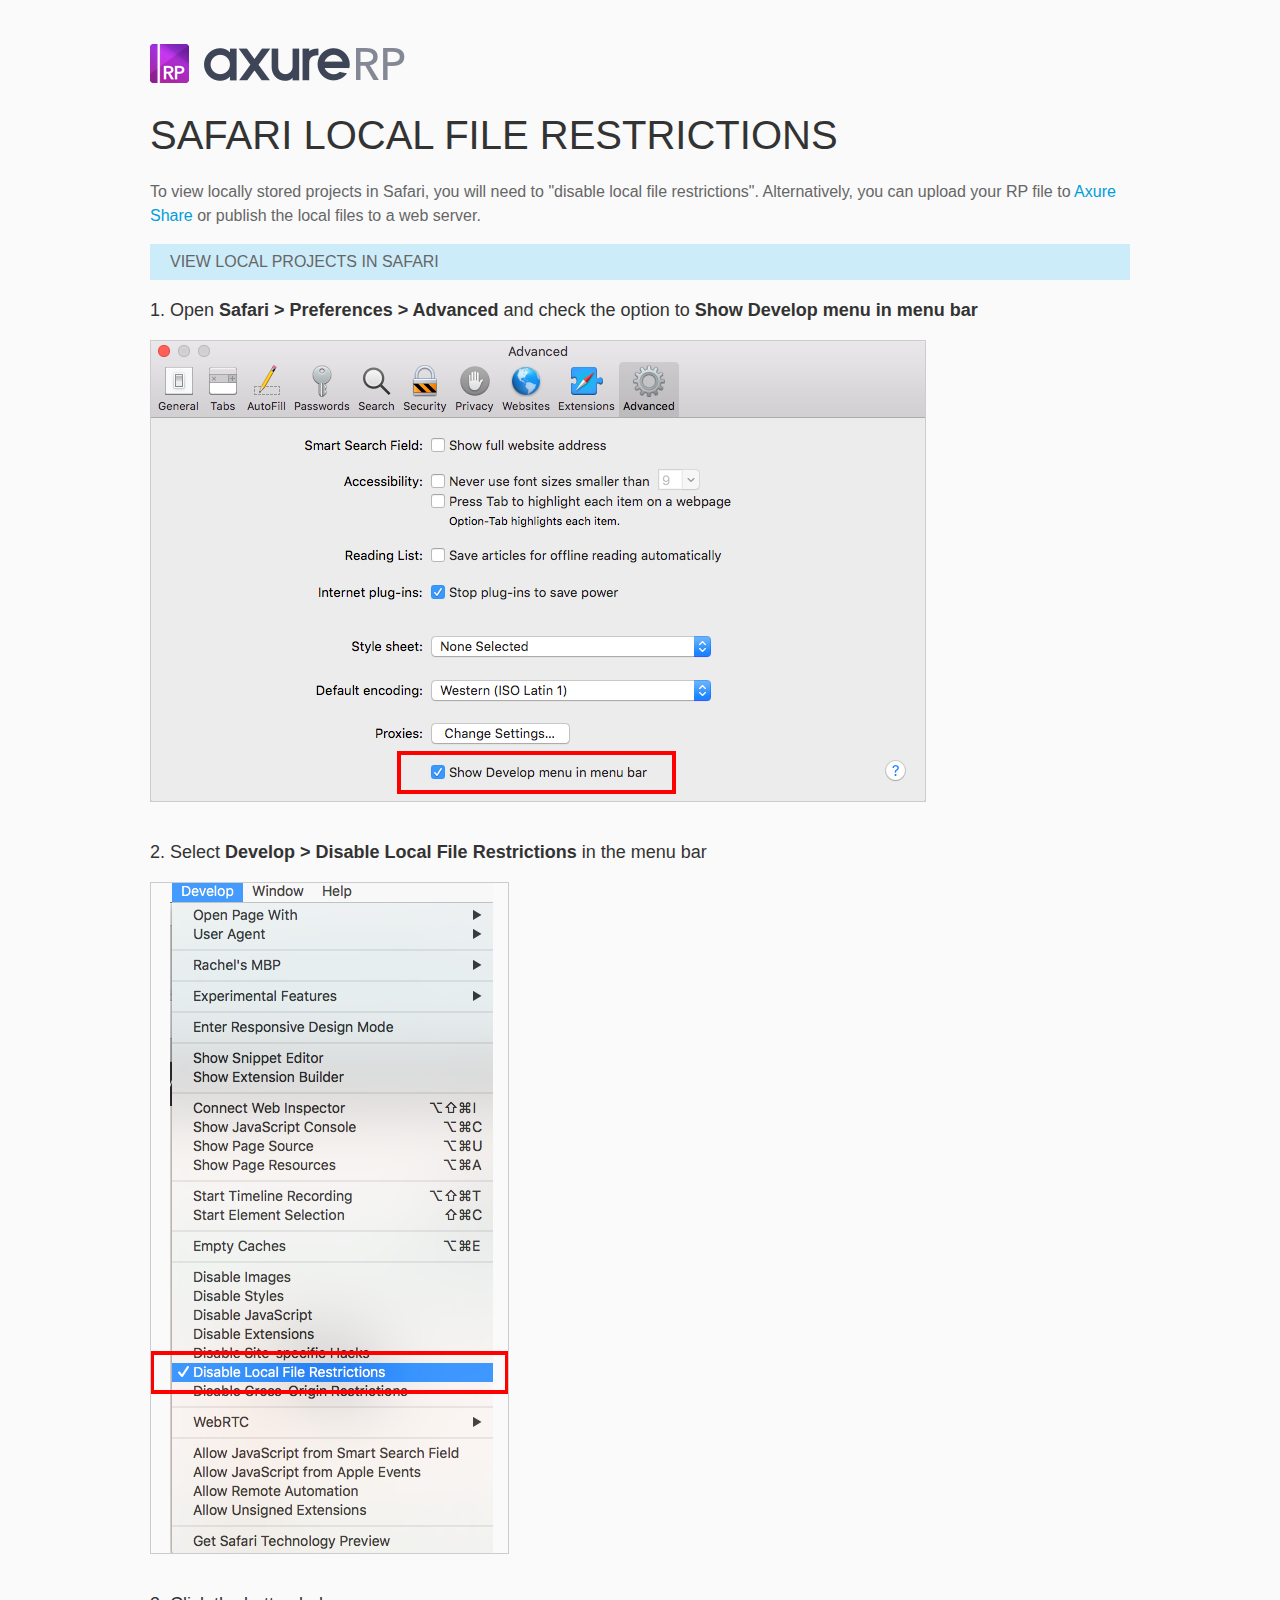
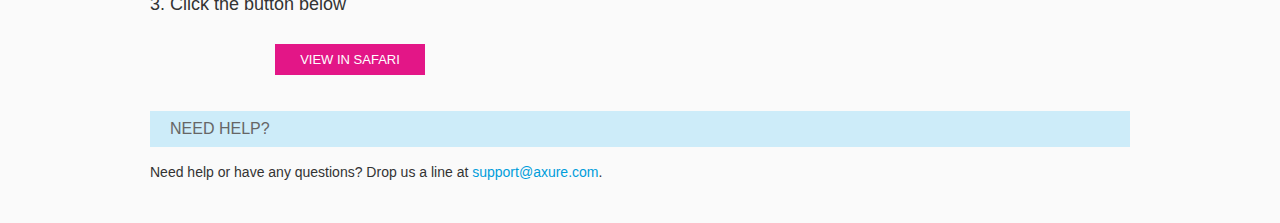
<file: resources/chrome/safari.html>
<html>
<head>
    <title>Axure RP - Safari Local File Restrictions</title>
    <style type="text/css">
        *
        {
            font-family: Helvetica, Arial, sans-serif;
        }
        body
        {
            text-align: center;
            background-color: #fafafa;
        }
        p
        {
            font-size: 14px;
            line-height: 18px;
            color: #333333;
        }
        div.container
        {
            width: 980px;
            margin-left: auto;
            margin-right: auto;
            text-align: left;
        }
        a
        {
            text-decoration: none;
            color: #009dda;
        }
        .button
        {
            background: #E31687;
            font: normal 16px Arial, sans-serif;
            color: #FFFFFF;
            padding: 8px 25px 8px 25px;
            border: 0;
            display: inline-block;
            margin-top: 10px;
            text-transform: uppercase;
            font-size: 13px;
        }
        a:hover.button
        {
            opacity: .8;
        }
        div.left
        {
            width: 400px;
            float: left;
            margin-right: 80px;
        }
        div.right
        {
            width: 400px;
            float: left;
        }
        div.buttonContainer
        {
            text-align: center;
        }
        h1
        {
            font-size: 40px;
            color: #333333;
            line-height: 50px;
            margin-bottom: 20px;
            font-weight: normal;
        }
        h2
        {
            font-size: 38px;
            font-weight: normal;
            color: #08639C;
            text-align: center;
        }
        h3
        {
            font-size: 18px;
            line-height: 24px;
            color: #333333;
            font-weight: normal;
        }
        .heading
        {
            background-color: #cdecf9;
            height: 36px;
            line-height: 36px;
            padding-left: 20px;
            font-size: 16px;
            color: #666666;
        }
        span.faq
        {
            font-size: 16px;
            font-weight: normal;
            color: #333333;
            display: block;
        }
    </style>
</head>
<body>
    <div class="container">
        <br />
        <br />
        <img src="axure_logo.png" alt="axure" />
        <br />
        <h1>
            SAFARI LOCAL FILE RESTRICTIONS</h1>
        <p style="font-size: 16px; line-height: 24px; color: #666666; margin-top: 10px;">
            To view locally stored projects in Safari, you will need to "disable local file restrictions". Alternatively,
            you can upload your RP file to <a href="https://share.axure.com">Axure Share</a> or publish the local files to a web server.</p>
        <h3 class="heading">
            VIEW LOCAL PROJECTS IN SAFARI</h3>
        <div class="">
            <h3>
                1. Open <span style="font-weight: bold">Safari > Preferences > Advanced</span> and check the option to <span style="font-weight: bold">Show Develop menu in menu bar</span></h3>
            <img src="safari_advanced.png" alt="advanced" />
        </div>
        <div style="clear: both; height: 20px;">
            &nbsp;
        </div>
        <div class="">
            <h3>
                2. Select <span style="font-weight: bold">Develop > Disable Local File Restrictions</span> in the menu bar</h3>
            <img src="safari_restrictions.png" alt="extensions" />
        </div>
        <div style="clear: both; height: 20px;">
            &nbsp;</div>
        <div class="left">
            <h3>
                3. Click the button below
            </h3>
            <div class="buttonContainer">
                <a class="button" href="../../start.html">View in Safari</a>
            </div>
        </div>
        <div style="clear: both; height: 20px;">
        </div>
        <h3 class="heading">
            NEED HELP?</h3>
        <p>
            Need help or have any questions? Drop us a line at <a href="mailto:support@axure.com">
                support@axure.com</a>.
        </p>
        <div style="clear: both; height: 20px;">
        </div>
    </div>
</body>
</html>
</file>
<file: resources/css/axure_rp_page.css>
﻿/* so the window resize fires within a frame in IE7 */
html, body {
    height: 100%;
}

a {
    color: inherit;
}

p {
    margin: 0px;
    text-rendering: optimizeLegibility;
    font-feature-settings: "kern" 1;
    -webkit-font-feature-settings: "kern";
    -moz-font-feature-settings: "kern";
    -moz-font-feature-settings: "kern=1";
    font-kerning: normal;
}

iframe {
    background: #FFFFFF;
}

/* to match IE with C, FF */
input {
    padding: 1px 0px 1px 0px;
    box-sizing: border-box;
    -moz-box-sizing: border-box;
}

textarea {
    margin: 0px;
    box-sizing: border-box;
    -moz-box-sizing: border-box;
}

div.intcases {
    font-family: arial; 
    font-size: 12px;
    text-align:left; 
    border:1px solid #AAA; 
    background:#FFF none repeat scroll 0% 0%; 
    z-index:9999; 
    visibility:hidden; 
    position:absolute;
    padding: 0px;
    border-radius: 3px;
    white-space: nowrap;
}

div.intcaselink {
    cursor: pointer;
    padding: 3px 8px 3px 8px;
    margin: 5px;
    background:#EEE none repeat scroll 0% 0%; 
    border:1px solid #AAA;
    border-radius: 3px;
}

div.refpageimage {
    position: absolute;
    left: 0px;
    top: 0px;
    font-size: 0px;
    width: 16px;
    height: 16px;
    cursor: pointer;
    background-image: url(images/newwindow.gif);
    background-repeat: no-repeat;
}

div.annnoteimage {
    position: absolute;
    left: 0px;
    top: 0px;
    font-size: 0px;
    /*width: 16px;
    height: 12px;*/
    cursor: help;
    /*background-image: url(images/note.gif);*/
    /*background-repeat: no-repeat;*/
    width: 13px;
    height: 12px;
    padding-top: 1px;
    text-align: center;
    background-color: #138CDD;
    -moz-box-shadow: 1px 1px 3px #aaa;
    -webkit-box-shadow: 1px 1px 3px #aaa;
    box-shadow: 1px 1px 3px #aaa;
}

div.annnoteline {
    display: inline-block;
    width: 9px;
    height: 1px;
    border-bottom: 1px solid white;
    margin-top: 1px;
}

div.annnotelabel {
    position: absolute;
    left: 0px;
    top: 0px;
    font-family: Helvetica,Arial;
    font-size: 10px;
    /*border: 1px solid rgb(166,221,242);*/
    cursor: help;
    /*background:rgb(0,157,217) none repeat scroll 0% 0%;*/ 
    padding: 1px 3px 1px 3px;
    white-space: nowrap;
    color: white;
    
    background-color: #138CDD;
    -moz-box-shadow: 1px 1px 3px #aaa;
    -webkit-box-shadow: 1px 1px 3px #aaa;
    box-shadow: 1px 1px 3px #aaa;
}

.annotation {
    font-size: 12px;
    padding-left: 2px;
    margin-bottom: 5px;
}

.annotationName {
    /*font-size: 13px;
    font-weight: bold;
    margin-bottom: 3px;
    white-space: nowrap;*/

    font-family: 'Trebuchet MS';
    font-size: 14px;
    font-weight: bold;
    margin-bottom: 5px;
    white-space: nowrap;
}

.annotationValue {
    font-family: Arial, Helvetica, Sans-Serif;
    font-size: 12px;
    color: #4a4a4a;
    line-height: 21px;
    margin-bottom: 20px;
}

.noteLink {
    text-decoration: inherit;
    color: inherit;
}

.noteLink:hover {
    background-color: white;
}

/* this is a fix for the issue where dialogs jump around and takes the text-align from the body */
.dialogFix {
    position:absolute;
    text-align:left;
    border: 1px solid #8f949a;
}


@keyframes pulsate {
  from {
    box-shadow: 0 0 10px #15d6ba;
  }
  to {
    box-shadow: 0 0 20px #15d6ba;
  }
}

@-webkit-keyframes pulsate {
  from {
    -webkit-box-shadow: 0 0 10px #15d6ba;
    box-shadow: 0 0 10px #15d6ba;
  }
  to {
    -webkit-box-shadow: 0 0 20px #15d6ba;
    box-shadow: 0 0 20px #15d6ba;
  }
}
 
@-moz-keyframes pulsate {
  from {
    -moz-box-shadow: 0 0 10px #15d6ba;
    box-shadow: 0 0 10px #15d6ba;
  }
  to {
    -moz-box-shadow: 0 0 20px #15d6ba;
    box-shadow: 0 0 20px #15d6ba;
  }
}

.legacyPulsateBorder {
    /*border: 5px solid #15d6ba;
    margin: -5px;*/
    -moz-box-shadow: 0 0 10px 3px #15d6ba;
    box-shadow: 0 0 10px 3px #15d6ba;
}

.pulsateBorder {
  animation-name: pulsate;
  animation-timing-function: ease-in-out;
  animation-duration: 0.9s;
  animation-iteration-count: infinite;
  animation-direction: alternate;
  
  -webkit-animation-name: pulsate;
  -webkit-animation-timing-function: ease-in-out;
  -webkit-animation-duration: 0.9s;
  -webkit-animation-iteration-count: infinite;
  -webkit-animation-direction: alternate;

  -moz-animation-name: pulsate;
  -moz-animation-timing-function: ease-in-out;
  -moz-animation-duration: 0.9s;
  -moz-animation-iteration-count: infinite;
  -moz-animation-direction: alternate;
}

.ax_default_hidden, .ax_default_unplaced{
    display: none;
    visibility: hidden;
}

.widgetNoteSelected {
    -moz-box-shadow: 0 0 10px 3px #138CDD;
    box-shadow: 0 0 10px 3px #138CDD;
    /*-moz-box-shadow: 0 0 20px #3915d6;
    box-shadow: 0 0 20px #3915d6;*/
    /*border: 3px solid #3915d6;*/
    /*margin: -3px;*/
}


.singleImg {
    display: none;
    visibility: hidden;
}
</file>
<file: data/styles.css>
﻿.ax_default {
  font-family:'Arial Normal', 'Arial';
  font-weight:400;
  font-style:normal;
  font-size:13px;
  color:#333333;
  text-align:center;
  line-height:normal;
}
.box_1 {
}
.box_2 {
}
.box_3 {
}
.ellipse {
}
._形状 {
}
._图片 {
}
._一级标题 {
  font-family:'Arial Normal', 'Arial';
  font-weight:bold;
  font-style:normal;
  font-size:32px;
  text-align:left;
}
._二级标题 {
  font-family:'Arial Normal', 'Arial';
  font-weight:bold;
  font-style:normal;
  font-size:24px;
  text-align:left;
}
._三级标题 {
  font-family:'Arial Normal', 'Arial';
  font-weight:bold;
  font-style:normal;
  font-size:18px;
  text-align:left;
}
._四级标题 {
  font-family:'Arial Normal', 'Arial';
  font-weight:bold;
  font-style:normal;
  font-size:14px;
  text-align:left;
}
._五级标题 {
  font-family:'Arial Normal', 'Arial';
  font-weight:bold;
  font-style:normal;
  text-align:left;
}
._六级标题 {
  font-family:'Arial Normal', 'Arial';
  font-weight:bold;
  font-style:normal;
  font-size:10px;
  text-align:left;
}
._文本段落 {
  text-align:left;
}
._流程形状 {
}
.line {
}
.icon {
}
</file>
<file: files/index/styles.css>
﻿body {
  margin:0px;
  background-image:none;
  position:relative;
  left:-0px;
  width:1020px;
  margin-left:auto;
  margin-right:auto;
  text-align:left;
}
#base {
  position:absolute;
  z-index:0;
}
#u0 {
  border-width:0px;
  position:absolute;
  left:0px;
  top:0px;
  width:1020px;
  height:800px;
  overflow:hidden;
}
#u0_state0 {
  border-width:0px;
  position:absolute;
  left:0px;
  top:0px;
  width:1020px;
  height:800px;
  -ms-overflow-x:hidden;
  overflow-x:hidden;
  -ms-overflow-y:hidden;
  overflow-y:hidden;
  background-color:rgba(36, 36, 37, 1);
  background-image:url('../../images/index/u0_state0.png');
  background-position:center bottom;
  background-repeat:no-repeat;
  background-attachment:scroll;
  background-size:contain;
}
#u0_state0_content {
  border-width:0px;
  position:absolute;
  left:0px;
  top:0px;
  width:1px;
  height:1px;
}
#u1 {
  position:absolute;
  left:0px;
  top:240px;
}
#u1_state0 {
  position:relative;
  left:0px;
  top:0px;
  width:1020px;
  height:240px;
  background-image:none;
}
#u1_state0_content {
  border-width:0px;
  position:absolute;
  left:0px;
  top:0px;
  width:1px;
  height:1px;
}
#u2_div {
  border-width:0px;
  position:absolute;
  left:0px;
  top:0px;
  width:1020px;
  height:240px;
  background:inherit;
  background-color:rgba(255, 255, 255, 0);
  border:none;
  border-radius:0px;
  -moz-box-shadow:none;
  -webkit-box-shadow:none;
  box-shadow:none;
  font-family:'微软雅黑';
  font-weight:400;
  font-style:normal;
  color:#FFFFFF;
  line-height:72px;
}
#u2 {
  border-width:0px;
  position:absolute;
  left:0px;
  top:0px;
  width:1020px;
  height:240px;
  font-family:'微软雅黑';
  font-weight:400;
  font-style:normal;
  color:#FFFFFF;
  line-height:72px;
}
#u2_text {
  border-width:0px;
  position:absolute;
  left:2px;
  top:2px;
  width:1016px;
  word-wrap:break-word;
}
#u3 {
  border-width:0px;
  position:absolute;
  left:0px;
  top:0px;
  width:0px;
  height:0px;
}
#u4 {
  position:absolute;
  left:340px;
  top:192px;
}
#u4_state0 {
  position:relative;
  left:0px;
  top:0px;
  width:160px;
  height:48px;
  background-image:none;
}
#u4_state0_content {
  border-width:0px;
  position:absolute;
  left:0px;
  top:0px;
  width:1px;
  height:1px;
}
#u5_img {
  border-width:0px;
  position:absolute;
  left:0px;
  top:0px;
  width:160px;
  height:48px;
}
#u5 {
  border-width:0px;
  position:absolute;
  left:0px;
  top:0px;
  width:160px;
  height:48px;
  font-family:'微软雅黑 Bold', '微软雅黑';
  font-weight:700;
  font-style:normal;
  font-size:14px;
  color:#FFFFFF;
}
#u5_text {
  border-width:0px;
  position:absolute;
  left:2px;
  top:14px;
  width:156px;
  word-wrap:break-word;
}
#u4_state1 {
  position:relative;
  left:0px;
  top:0px;
  width:160px;
  height:48px;
  visibility:hidden;
  background-image:none;
}
#u4_state1_content {
  border-width:0px;
  position:absolute;
  left:0px;
  top:0px;
  width:1px;
  height:1px;
}
#u6_div {
  border-width:0px;
  position:absolute;
  left:0px;
  top:0px;
  width:160px;
  height:48px;
  background:inherit;
  background-color:rgba(255, 255, 255, 1);
  border:none;
  border-radius:24px;
  -moz-box-shadow:none;
  -webkit-box-shadow:none;
  box-shadow:none;
  font-family:'微软雅黑 Bold', '微软雅黑';
  font-weight:700;
  font-style:normal;
  font-size:14px;
  color:#1CD39B;
}
#u6 {
  border-width:0px;
  position:absolute;
  left:0px;
  top:0px;
  width:160px;
  height:48px;
  font-family:'微软雅黑 Bold', '微软雅黑';
  font-weight:700;
  font-style:normal;
  font-size:14px;
  color:#1CD39B;
}
#u6_text {
  border-width:0px;
  position:absolute;
  left:2px;
  top:14px;
  width:156px;
  word-wrap:break-word;
}
#u7 {
  position:absolute;
  left:540px;
  top:192px;
}
#u7_state0 {
  position:relative;
  left:0px;
  top:0px;
  width:140px;
  height:48px;
  background-image:none;
}
#u7_state0_content {
  border-width:0px;
  position:absolute;
  left:0px;
  top:0px;
  width:1px;
  height:1px;
}
#u8_div {
  border-width:0px;
  position:absolute;
  left:0px;
  top:0px;
  width:140px;
  height:48px;
  background:inherit;
  background-color:rgba(28, 211, 155, 1);
  border:none;
  border-radius:24px;
  -moz-box-shadow:none;
  -webkit-box-shadow:none;
  box-shadow:none;
  font-family:'微软雅黑 Bold', '微软雅黑';
  font-weight:700;
  font-style:normal;
  font-size:14px;
  color:#FFFFFF;
}
#u8 {
  border-width:0px;
  position:absolute;
  left:0px;
  top:0px;
  width:140px;
  height:48px;
  font-family:'微软雅黑 Bold', '微软雅黑';
  font-weight:700;
  font-style:normal;
  font-size:14px;
  color:#FFFFFF;
}
#u8_text {
  border-width:0px;
  position:absolute;
  left:2px;
  top:14px;
  width:136px;
  word-wrap:break-word;
}
#u7_state1 {
  position:relative;
  left:0px;
  top:0px;
  width:140px;
  height:48px;
  visibility:hidden;
  background-image:none;
}
#u7_state1_content {
  border-width:0px;
  position:absolute;
  left:0px;
  top:0px;
  width:1px;
  height:1px;
}
#u9_div {
  border-width:0px;
  position:absolute;
  left:0px;
  top:0px;
  width:140px;
  height:48px;
  background:inherit;
  background-color:rgba(255, 255, 255, 1);
  border:none;
  border-radius:24px;
  -moz-box-shadow:none;
  -webkit-box-shadow:none;
  box-shadow:none;
  font-family:'微软雅黑 Bold', '微软雅黑';
  font-weight:700;
  font-style:normal;
  font-size:14px;
  color:#1CD39B;
}
#u9 {
  border-width:0px;
  position:absolute;
  left:0px;
  top:0px;
  width:140px;
  height:48px;
  font-family:'微软雅黑 Bold', '微软雅黑';
  font-weight:700;
  font-style:normal;
  font-size:14px;
  color:#1CD39B;
}
#u9_text {
  border-width:0px;
  position:absolute;
  left:2px;
  top:14px;
  width:136px;
  word-wrap:break-word;
}
#u10 {
  position:absolute;
  left:495px;
  top:688px;
}
#u10_state0 {
  position:relative;
  left:0px;
  top:0px;
  width:30px;
  height:28px;
  background-image:none;
}
#u10_state0_content {
  border-width:0px;
  position:absolute;
  left:0px;
  top:0px;
  width:1px;
  height:1px;
}
#u11 {
  border-width:0px;
  position:absolute;
  left:0px;
  top:0px;
  width:30px;
  height:30px;
  overflow:hidden;
  background-image:url('../../resources/images/transparent.gif');
}
#u12_img {
  border-width:0px;
  position:absolute;
  left:0px;
  top:0px;
  width:30px;
  height:18px;
}
#u12 {
  border-width:0px;
  position:absolute;
  left:0px;
  top:10px;
  width:30px;
  height:18px;
}
#u12_text {
  border-width:0px;
  position:absolute;
  left:0px;
  top:0px;
  width:0px;
  visibility:hidden;
  word-wrap:break-word;
}
#u13 {
  border-width:0px;
  position:absolute;
  left:0px;
  top:0px;
  width:10px;
  height:1px;
  overflow:hidden;
}
#u13_state0 {
  border-width:0px;
  position:absolute;
  left:0px;
  top:0px;
  width:10px;
  height:1px;
  -ms-overflow-x:hidden;
  overflow-x:hidden;
  -ms-overflow-y:hidden;
  overflow-y:hidden;
  background-image:none;
}
#u13_state0_content {
  border-width:0px;
  position:absolute;
  left:0px;
  top:0px;
  width:1px;
  height:1px;
}
#u14 {
  position:fixed;
  left:0px;
  top:0px;
  width:10px;
  height:101px;
  overflow:hidden;
}
#u14_state0 {
  border-width:0px;
  position:absolute;
  left:0px;
  top:0px;
  width:10px;
  height:101px;
  -ms-overflow-x:hidden;
  overflow-x:hidden;
  -ms-overflow-y:hidden;
  overflow-y:hidden;
  background-image:none;
}
#u14_state0_content {
  border-width:0px;
  position:absolute;
  left:0px;
  top:0px;
  width:1px;
  height:1px;
}
#u14_state1 {
  border-width:0px;
  position:absolute;
  left:0px;
  top:0px;
  width:10px;
  height:101px;
  visibility:hidden;
  -ms-overflow-x:hidden;
  overflow-x:hidden;
  -ms-overflow-y:hidden;
  overflow-y:hidden;
  background-color:rgba(255, 255, 255, 1);
  background-image:none;
}
#u14_state1_content {
  border-width:0px;
  position:absolute;
  left:0px;
  top:0px;
  width:1px;
  height:1px;
}
#u15 {
  border-width:0px;
  position:absolute;
  left:0px;
  top:100px;
  width:10px;
  height:1px;
  overflow:hidden;
}
#u15_state0 {
  border-width:0px;
  position:absolute;
  left:0px;
  top:0px;
  width:10px;
  height:1px;
  -ms-overflow-x:hidden;
  overflow-x:hidden;
  -ms-overflow-y:hidden;
  overflow-y:hidden;
  background-color:rgba(242, 242, 242, 1);
  background-image:none;
}
#u15_state0_content {
  border-width:0px;
  position:absolute;
  left:0px;
  top:0px;
  width:1px;
  height:1px;
}
#u16 {
  position:fixed;
  left:0px;
  top:0px;
}
#u16_state0 {
  position:relative;
  left:0px;
  top:0px;
  width:200px;
  height:100px;
  background-image:none;
}
#u16_state0_content {
  border-width:0px;
  position:absolute;
  left:0px;
  top:0px;
  width:1px;
  height:1px;
}
#u17_div {
  border-width:0px;
  position:absolute;
  left:0px;
  top:0px;
  width:200px;
  height:100px;
  background:inherit;
  background-color:rgba(255, 255, 255, 0);
  border:none;
  border-radius:0px;
  -moz-box-shadow:none;
  -webkit-box-shadow:none;
  box-shadow:none;
}
#u17 {
  border-width:0px;
  position:absolute;
  left:0px;
  top:0px;
  width:200px;
  height:100px;
}
#u17_text {
  border-width:0px;
  position:absolute;
  left:0px;
  top:0px;
  width:0px;
  visibility:hidden;
  word-wrap:break-word;
}
#u18_img {
  border-width:0px;
  position:absolute;
  left:0px;
  top:0px;
  width:50px;
  height:40px;
}
#u18 {
  border-width:0px;
  position:absolute;
  left:80px;
  top:30px;
  width:50px;
  height:40px;
}
#u18_text {
  border-width:0px;
  position:absolute;
  left:0px;
  top:0px;
  width:0px;
  visibility:hidden;
  word-wrap:break-word;
}
#u16_state1 {
  position:relative;
  left:0px;
  top:0px;
  width:200px;
  height:100px;
  visibility:hidden;
  background-image:none;
}
#u16_state1_content {
  border-width:0px;
  position:absolute;
  left:0px;
  top:0px;
  width:1px;
  height:1px;
}
#u19_div {
  border-width:0px;
  position:absolute;
  left:0px;
  top:0px;
  width:200px;
  height:100px;
  background:inherit;
  background-color:rgba(255, 255, 255, 0);
  border:none;
  border-radius:0px;
  -moz-box-shadow:none;
  -webkit-box-shadow:none;
  box-shadow:none;
}
#u19 {
  border-width:0px;
  position:absolute;
  left:0px;
  top:0px;
  width:200px;
  height:100px;
}
#u19_text {
  border-width:0px;
  position:absolute;
  left:0px;
  top:0px;
  width:0px;
  visibility:hidden;
  word-wrap:break-word;
}
#u20_img {
  border-width:0px;
  position:absolute;
  left:0px;
  top:0px;
  width:50px;
  height:40px;
}
#u20 {
  border-width:0px;
  position:absolute;
  left:80px;
  top:30px;
  width:50px;
  height:40px;
}
#u20_text {
  border-width:0px;
  position:absolute;
  left:0px;
  top:0px;
  width:0px;
  visibility:hidden;
  word-wrap:break-word;
}
#u21 {
  position:fixed;
  right:0px;
  top:0px;
}
#u21_state0 {
  position:relative;
  left:0px;
  top:0px;
  width:664px;
  height:100px;
  background-image:none;
}
#u21_state0_content {
  border-width:0px;
  position:absolute;
  left:0px;
  top:0px;
  width:1px;
  height:1px;
}
#u22_div {
  border-width:0px;
  position:absolute;
  left:0px;
  top:0px;
  width:80px;
  height:100px;
  background:inherit;
  background-color:rgba(255, 255, 255, 0);
  border:none;
  border-radius:0px;
  -moz-box-shadow:none;
  -webkit-box-shadow:none;
  box-shadow:none;
}
#u22 {
  border-width:0px;
  position:absolute;
  left:584px;
  top:0px;
  width:80px;
  height:100px;
}
#u22_text {
  border-width:0px;
  position:absolute;
  left:0px;
  top:0px;
  width:0px;
  visibility:hidden;
  word-wrap:break-word;
}
#u23 {
  position:absolute;
  left:0px;
  top:30px;
}
#u23_state0 {
  position:relative;
  left:0px;
  top:0px;
  width:94px;
  height:40px;
  background-image:none;
}
#u23_state0_content {
  border-width:0px;
  position:absolute;
  left:0px;
  top:0px;
  width:1px;
  height:1px;
}
#u24 {
  position:absolute;
  left:0px;
  top:0px;
}
#u24_state0 {
  position:relative;
  left:0px;
  top:0px;
  width:94px;
  height:40px;
  background-image:none;
}
#u24_state0_content {
  border-width:0px;
  position:absolute;
  left:0px;
  top:0px;
  width:1px;
  height:1px;
}
#u25_div {
  border-width:0px;
  position:absolute;
  left:0px;
  top:0px;
  width:94px;
  height:40px;
  background:inherit;
  background-color:rgba(255, 255, 255, 0);
  border:none;
  border-radius:0px;
  -moz-box-shadow:none;
  -webkit-box-shadow:none;
  box-shadow:none;
  font-family:'微软雅黑 Bold', '微软雅黑';
  font-weight:700;
  font-style:normal;
  font-size:14px;
  color:#FFFFFF;
}
#u25 {
  border-width:0px;
  position:absolute;
  left:0px;
  top:0px;
  width:94px;
  height:40px;
  font-family:'微软雅黑 Bold', '微软雅黑';
  font-weight:700;
  font-style:normal;
  font-size:14px;
  color:#FFFFFF;
}
#u25_div.mouseOver {
  border-width:0px;
  position:absolute;
  left:0px;
  top:0px;
  width:94px;
  height:40px;
  background:inherit;
  background-color:rgba(28, 211, 155, 1);
  border:none;
  border-radius:18px;
  -moz-box-shadow:none;
  -webkit-box-shadow:none;
  box-shadow:none;
  font-family:'微软雅黑 Bold', '微软雅黑';
  font-weight:700;
  font-style:normal;
  font-size:14px;
  color:#FFFFFF;
}
#u25.mouseOver {
}
#u25_text {
  border-width:0px;
  position:absolute;
  left:18px;
  top:10px;
  width:58px;
  white-space:nowrap;
}
#u24_state1 {
  position:relative;
  left:0px;
  top:0px;
  width:94px;
  height:40px;
  visibility:hidden;
  background-image:none;
}
#u24_state1_content {
  border-width:0px;
  position:absolute;
  left:0px;
  top:0px;
  width:1px;
  height:1px;
}
#u26_div {
  border-width:0px;
  position:absolute;
  left:0px;
  top:0px;
  width:94px;
  height:40px;
  background:inherit;
  background-color:rgba(255, 255, 255, 0);
  border:none;
  border-radius:0px;
  -moz-box-shadow:none;
  -webkit-box-shadow:none;
  box-shadow:none;
  font-family:'微软雅黑 Bold', '微软雅黑';
  font-weight:700;
  font-style:normal;
  font-size:14px;
}
#u26 {
  border-width:0px;
  position:absolute;
  left:0px;
  top:0px;
  width:94px;
  height:40px;
  font-family:'微软雅黑 Bold', '微软雅黑';
  font-weight:700;
  font-style:normal;
  font-size:14px;
}
#u26_div.mouseOver {
  border-width:0px;
  position:absolute;
  left:0px;
  top:0px;
  width:94px;
  height:40px;
  background:inherit;
  background-color:rgba(28, 211, 155, 1);
  border:none;
  border-radius:18px;
  -moz-box-shadow:none;
  -webkit-box-shadow:none;
  box-shadow:none;
  font-family:'微软雅黑 Bold', '微软雅黑';
  font-weight:700;
  font-style:normal;
  font-size:14px;
}
#u26.mouseOver {
}
#u26_text {
  border-width:0px;
  position:absolute;
  left:18px;
  top:10px;
  width:58px;
  white-space:nowrap;
}
#u23_state1 {
  position:relative;
  left:0px;
  top:0px;
  width:94px;
  height:40px;
  visibility:hidden;
  background-image:none;
}
#u23_state1_content {
  border-width:0px;
  position:absolute;
  left:0px;
  top:0px;
  width:1px;
  height:1px;
}
#u27_div {
  border-width:0px;
  position:absolute;
  left:0px;
  top:0px;
  width:94px;
  height:40px;
  background:inherit;
  background-color:rgba(28, 211, 155, 1);
  border:none;
  border-radius:20px;
  -moz-box-shadow:none;
  -webkit-box-shadow:none;
  box-shadow:none;
  font-family:'微软雅黑 Bold', '微软雅黑';
  font-weight:700;
  font-style:normal;
  font-size:14px;
  color:#FFFFFF;
}
#u27 {
  border-width:0px;
  position:absolute;
  left:0px;
  top:0px;
  width:94px;
  height:40px;
  font-family:'微软雅黑 Bold', '微软雅黑';
  font-weight:700;
  font-style:normal;
  font-size:14px;
  color:#FFFFFF;
}
#u27_text {
  border-width:0px;
  position:absolute;
  left:18px;
  top:10px;
  width:58px;
  white-space:nowrap;
}
#u28 {
  position:absolute;
  left:134px;
  top:30px;
}
#u28_state0 {
  position:relative;
  left:0px;
  top:0px;
  width:93px;
  height:40px;
  background-image:none;
}
#u28_state0_content {
  border-width:0px;
  position:absolute;
  left:0px;
  top:0px;
  width:1px;
  height:1px;
}
#u29 {
  position:absolute;
  left:0px;
  top:0px;
}
#u29_state0 {
  position:relative;
  left:0px;
  top:0px;
  width:93px;
  height:40px;
  background-image:none;
}
#u29_state0_content {
  border-width:0px;
  position:absolute;
  left:0px;
  top:0px;
  width:1px;
  height:1px;
}
#u30_div {
  border-width:0px;
  position:absolute;
  left:0px;
  top:0px;
  width:93px;
  height:40px;
  background:inherit;
  background-color:rgba(255, 255, 255, 0);
  border:none;
  border-radius:0px;
  -moz-box-shadow:none;
  -webkit-box-shadow:none;
  box-shadow:none;
  font-family:'微软雅黑 Bold', '微软雅黑';
  font-weight:700;
  font-style:normal;
  font-size:14px;
  color:#FFFFFF;
}
#u30 {
  border-width:0px;
  position:absolute;
  left:0px;
  top:0px;
  width:93px;
  height:40px;
  font-family:'微软雅黑 Bold', '微软雅黑';
  font-weight:700;
  font-style:normal;
  font-size:14px;
  color:#FFFFFF;
}
#u30_text {
  border-width:0px;
  position:absolute;
  left:18px;
  top:10px;
  width:57px;
  white-space:nowrap;
}
#u29_state1 {
  position:relative;
  left:0px;
  top:0px;
  width:93px;
  height:40px;
  visibility:hidden;
  background-image:none;
}
#u29_state1_content {
  border-width:0px;
  position:absolute;
  left:0px;
  top:0px;
  width:1px;
  height:1px;
}
#u31_div {
  border-width:0px;
  position:absolute;
  left:0px;
  top:0px;
  width:93px;
  height:40px;
  background:inherit;
  background-color:rgba(255, 255, 255, 0);
  border:none;
  border-radius:0px;
  -moz-box-shadow:none;
  -webkit-box-shadow:none;
  box-shadow:none;
  font-family:'微软雅黑 Bold', '微软雅黑';
  font-weight:700;
  font-style:normal;
  font-size:14px;
}
#u31 {
  border-width:0px;
  position:absolute;
  left:0px;
  top:0px;
  width:93px;
  height:40px;
  font-family:'微软雅黑 Bold', '微软雅黑';
  font-weight:700;
  font-style:normal;
  font-size:14px;
}
#u31_text {
  border-width:0px;
  position:absolute;
  left:18px;
  top:10px;
  width:57px;
  white-space:nowrap;
}
#u28_state1 {
  position:relative;
  left:0px;
  top:0px;
  width:93px;
  height:40px;
  visibility:hidden;
  background-image:none;
}
#u28_state1_content {
  border-width:0px;
  position:absolute;
  left:0px;
  top:0px;
  width:1px;
  height:1px;
}
#u32_div {
  border-width:0px;
  position:absolute;
  left:0px;
  top:0px;
  width:93px;
  height:40px;
  background:inherit;
  background-color:rgba(28, 211, 155, 1);
  border:none;
  border-radius:20px;
  -moz-box-shadow:none;
  -webkit-box-shadow:none;
  box-shadow:none;
  font-family:'微软雅黑 Bold', '微软雅黑';
  font-weight:700;
  font-style:normal;
  font-size:14px;
  color:#FFFFFF;
}
#u32 {
  border-width:0px;
  position:absolute;
  left:0px;
  top:0px;
  width:93px;
  height:40px;
  font-family:'微软雅黑 Bold', '微软雅黑';
  font-weight:700;
  font-style:normal;
  font-size:14px;
  color:#FFFFFF;
}
#u32_text {
  border-width:0px;
  position:absolute;
  left:18px;
  top:10px;
  width:57px;
  white-space:nowrap;
}
#u33 {
  position:absolute;
  left:267px;
  top:30px;
}
#u33_state0 {
  position:relative;
  left:0px;
  top:0px;
  width:79px;
  height:40px;
  background-image:none;
}
#u33_state0_content {
  border-width:0px;
  position:absolute;
  left:0px;
  top:0px;
  width:1px;
  height:1px;
}
#u34 {
  position:absolute;
  left:0px;
  top:0px;
}
#u34_state0 {
  position:relative;
  left:0px;
  top:0px;
  width:79px;
  height:40px;
  background-image:none;
}
#u34_state0_content {
  border-width:0px;
  position:absolute;
  left:0px;
  top:0px;
  width:1px;
  height:1px;
}
#u35_div {
  border-width:0px;
  position:absolute;
  left:0px;
  top:0px;
  width:79px;
  height:40px;
  background:inherit;
  background-color:rgba(255, 255, 255, 0);
  border:none;
  border-radius:0px;
  -moz-box-shadow:none;
  -webkit-box-shadow:none;
  box-shadow:none;
  font-family:'微软雅黑 Bold', '微软雅黑';
  font-weight:700;
  font-style:normal;
  font-size:14px;
  color:#FFFFFF;
}
#u35 {
  border-width:0px;
  position:absolute;
  left:0px;
  top:0px;
  width:79px;
  height:40px;
  font-family:'微软雅黑 Bold', '微软雅黑';
  font-weight:700;
  font-style:normal;
  font-size:14px;
  color:#FFFFFF;
}
#u35_text {
  border-width:0px;
  position:absolute;
  left:18px;
  top:10px;
  width:43px;
  white-space:nowrap;
}
#u34_state1 {
  position:relative;
  left:0px;
  top:0px;
  width:79px;
  height:40px;
  visibility:hidden;
  background-image:none;
}
#u34_state1_content {
  border-width:0px;
  position:absolute;
  left:0px;
  top:0px;
  width:1px;
  height:1px;
}
#u36_div {
  border-width:0px;
  position:absolute;
  left:0px;
  top:0px;
  width:79px;
  height:40px;
  background:inherit;
  background-color:rgba(255, 255, 255, 0);
  border:none;
  border-radius:0px;
  -moz-box-shadow:none;
  -webkit-box-shadow:none;
  box-shadow:none;
  font-family:'微软雅黑 Bold', '微软雅黑';
  font-weight:700;
  font-style:normal;
  font-size:14px;
}
#u36 {
  border-width:0px;
  position:absolute;
  left:0px;
  top:0px;
  width:79px;
  height:40px;
  font-family:'微软雅黑 Bold', '微软雅黑';
  font-weight:700;
  font-style:normal;
  font-size:14px;
}
#u36_text {
  border-width:0px;
  position:absolute;
  left:18px;
  top:10px;
  width:43px;
  white-space:nowrap;
}
#u33_state1 {
  position:relative;
  left:0px;
  top:0px;
  width:79px;
  height:40px;
  visibility:hidden;
  background-image:none;
}
#u33_state1_content {
  border-width:0px;
  position:absolute;
  left:0px;
  top:0px;
  width:1px;
  height:1px;
}
#u37_div {
  border-width:0px;
  position:absolute;
  left:0px;
  top:0px;
  width:79px;
  height:40px;
  background:inherit;
  background-color:rgba(28, 211, 155, 1);
  border:none;
  border-radius:20px;
  -moz-box-shadow:none;
  -webkit-box-shadow:none;
  box-shadow:none;
  font-family:'微软雅黑 Bold', '微软雅黑';
  font-weight:700;
  font-style:normal;
  font-size:14px;
  color:#FFFFFF;
}
#u37 {
  border-width:0px;
  position:absolute;
  left:0px;
  top:0px;
  width:79px;
  height:40px;
  font-family:'微软雅黑 Bold', '微软雅黑';
  font-weight:700;
  font-style:normal;
  font-size:14px;
  color:#FFFFFF;
}
#u37_text {
  border-width:0px;
  position:absolute;
  left:18px;
  top:10px;
  width:43px;
  white-space:nowrap;
}
#u38 {
  position:absolute;
  left:505px;
  top:30px;
}
#u38_state0 {
  position:relative;
  left:0px;
  top:0px;
  width:79px;
  height:40px;
  background-image:none;
}
#u38_state0_content {
  border-width:0px;
  position:absolute;
  left:0px;
  top:0px;
  width:1px;
  height:1px;
}
#u39 {
  position:absolute;
  left:0px;
  top:0px;
}
#u39_state0 {
  position:relative;
  left:0px;
  top:0px;
  width:79px;
  height:40px;
  background-image:none;
}
#u39_state0_content {
  border-width:0px;
  position:absolute;
  left:0px;
  top:0px;
  width:1px;
  height:1px;
}
#u40_div {
  border-width:0px;
  position:absolute;
  left:0px;
  top:0px;
  width:79px;
  height:40px;
  background:inherit;
  background-color:rgba(255, 255, 255, 0);
  border:none;
  border-radius:0px;
  -moz-box-shadow:none;
  -webkit-box-shadow:none;
  box-shadow:none;
  font-family:'微软雅黑 Bold', '微软雅黑';
  font-weight:700;
  font-style:normal;
  font-size:14px;
  color:#FFFFFF;
}
#u40 {
  border-width:0px;
  position:absolute;
  left:0px;
  top:0px;
  width:79px;
  height:40px;
  font-family:'微软雅黑 Bold', '微软雅黑';
  font-weight:700;
  font-style:normal;
  font-size:14px;
  color:#FFFFFF;
}
#u40_text {
  border-width:0px;
  position:absolute;
  left:18px;
  top:10px;
  width:43px;
  white-space:nowrap;
}
#u39_state1 {
  position:relative;
  left:0px;
  top:0px;
  width:79px;
  height:40px;
  visibility:hidden;
  background-image:none;
}
#u39_state1_content {
  border-width:0px;
  position:absolute;
  left:0px;
  top:0px;
  width:1px;
  height:1px;
}
#u41_div {
  border-width:0px;
  position:absolute;
  left:0px;
  top:0px;
  width:79px;
  height:40px;
  background:inherit;
  background-color:rgba(255, 255, 255, 0);
  border:none;
  border-radius:0px;
  -moz-box-shadow:none;
  -webkit-box-shadow:none;
  box-shadow:none;
  font-family:'微软雅黑 Bold', '微软雅黑';
  font-weight:700;
  font-style:normal;
  font-size:14px;
}
#u41 {
  border-width:0px;
  position:absolute;
  left:0px;
  top:0px;
  width:79px;
  height:40px;
  font-family:'微软雅黑 Bold', '微软雅黑';
  font-weight:700;
  font-style:normal;
  font-size:14px;
}
#u41_text {
  border-width:0px;
  position:absolute;
  left:18px;
  top:10px;
  width:43px;
  white-space:nowrap;
}
#u38_state1 {
  position:relative;
  left:0px;
  top:0px;
  width:79px;
  height:40px;
  visibility:hidden;
  background-image:none;
}
#u38_state1_content {
  border-width:0px;
  position:absolute;
  left:0px;
  top:0px;
  width:1px;
  height:1px;
}
#u42_div {
  border-width:0px;
  position:absolute;
  left:0px;
  top:0px;
  width:79px;
  height:40px;
  background:inherit;
  background-color:rgba(28, 211, 155, 1);
  border:none;
  border-radius:20px;
  -moz-box-shadow:none;
  -webkit-box-shadow:none;
  box-shadow:none;
  font-family:'微软雅黑 Bold', '微软雅黑';
  font-weight:700;
  font-style:normal;
  font-size:14px;
  color:#FFFFFF;
}
#u42 {
  border-width:0px;
  position:absolute;
  left:0px;
  top:0px;
  width:79px;
  height:40px;
  font-family:'微软雅黑 Bold', '微软雅黑';
  font-weight:700;
  font-style:normal;
  font-size:14px;
  color:#FFFFFF;
}
#u42_text {
  border-width:0px;
  position:absolute;
  left:18px;
  top:10px;
  width:43px;
  white-space:nowrap;
}
#u43 {
  position:absolute;
  left:386px;
  top:30px;
}
#u43_state0 {
  position:relative;
  left:0px;
  top:0px;
  width:79px;
  height:40px;
  background-image:none;
}
#u43_state0_content {
  border-width:0px;
  position:absolute;
  left:0px;
  top:0px;
  width:1px;
  height:1px;
}
#u44 {
  position:absolute;
  left:0px;
  top:0px;
}
#u44_state0 {
  position:relative;
  left:0px;
  top:0px;
  width:79px;
  height:40px;
  background-image:none;
}
#u44_state0_content {
  border-width:0px;
  position:absolute;
  left:0px;
  top:0px;
  width:1px;
  height:1px;
}
#u45_div {
  border-width:0px;
  position:absolute;
  left:0px;
  top:0px;
  width:79px;
  height:40px;
  background:inherit;
  background-color:rgba(255, 255, 255, 0);
  border:none;
  border-radius:0px;
  -moz-box-shadow:none;
  -webkit-box-shadow:none;
  box-shadow:none;
  font-family:'微软雅黑 Bold', '微软雅黑';
  font-weight:700;
  font-style:normal;
  font-size:14px;
  color:#FFFFFF;
}
#u45 {
  border-width:0px;
  position:absolute;
  left:0px;
  top:0px;
  width:79px;
  height:40px;
  font-family:'微软雅黑 Bold', '微软雅黑';
  font-weight:700;
  font-style:normal;
  font-size:14px;
  color:#FFFFFF;
}
#u45_text {
  border-width:0px;
  position:absolute;
  left:18px;
  top:10px;
  width:43px;
  white-space:nowrap;
}
#u44_state1 {
  position:relative;
  left:0px;
  top:0px;
  width:79px;
  height:40px;
  visibility:hidden;
  background-image:none;
}
#u44_state1_content {
  border-width:0px;
  position:absolute;
  left:0px;
  top:0px;
  width:1px;
  height:1px;
}
#u46_div {
  border-width:0px;
  position:absolute;
  left:0px;
  top:0px;
  width:79px;
  height:40px;
  background:inherit;
  background-color:rgba(255, 255, 255, 0);
  border:none;
  border-radius:0px;
  -moz-box-shadow:none;
  -webkit-box-shadow:none;
  box-shadow:none;
  font-family:'微软雅黑 Bold', '微软雅黑';
  font-weight:700;
  font-style:normal;
  font-size:14px;
}
#u46 {
  border-width:0px;
  position:absolute;
  left:0px;
  top:0px;
  width:79px;
  height:40px;
  font-family:'微软雅黑 Bold', '微软雅黑';
  font-weight:700;
  font-style:normal;
  font-size:14px;
}
#u46_text {
  border-width:0px;
  position:absolute;
  left:18px;
  top:10px;
  width:43px;
  white-space:nowrap;
}
#u43_state1 {
  position:relative;
  left:0px;
  top:0px;
  width:79px;
  height:40px;
  visibility:hidden;
  background-image:none;
}
#u43_state1_content {
  border-width:0px;
  position:absolute;
  left:0px;
  top:0px;
  width:1px;
  height:1px;
}
#u47_div {
  border-width:0px;
  position:absolute;
  left:0px;
  top:0px;
  width:79px;
  height:40px;
  background:inherit;
  background-color:rgba(28, 211, 155, 1);
  border:none;
  border-radius:20px;
  -moz-box-shadow:none;
  -webkit-box-shadow:none;
  box-shadow:none;
  font-family:'微软雅黑 Bold', '微软雅黑';
  font-weight:700;
  font-style:normal;
  font-size:14px;
  color:#FFFFFF;
}
#u47 {
  border-width:0px;
  position:absolute;
  left:0px;
  top:0px;
  width:79px;
  height:40px;
  font-family:'微软雅黑 Bold', '微软雅黑';
  font-weight:700;
  font-style:normal;
  font-size:14px;
  color:#FFFFFF;
}
#u47_text {
  border-width:0px;
  position:absolute;
  left:18px;
  top:10px;
  width:43px;
  white-space:nowrap;
}
#u48_div {
  border-width:0px;
  position:absolute;
  left:0px;
  top:0px;
  width:94px;
  height:40px;
  background:inherit;
  background-color:rgba(28, 211, 155, 1);
  border:none;
  border-radius:20px;
  -moz-box-shadow:none;
  -webkit-box-shadow:none;
  box-shadow:none;
  font-family:'微软雅黑 Bold', '微软雅黑';
  font-weight:700;
  font-style:normal;
  font-size:14px;
  color:#FFFFFF;
}
#u48 {
  border-width:0px;
  position:absolute;
  left:0px;
  top:30px;
  width:94px;
  height:40px;
  font-family:'微软雅黑 Bold', '微软雅黑';
  font-weight:700;
  font-style:normal;
  font-size:14px;
  color:#FFFFFF;
}
#u48_text {
  border-width:0px;
  position:absolute;
  left:18px;
  top:10px;
  width:58px;
  white-space:nowrap;
}
#u49_div {
  border-width:0px;
  position:absolute;
  left:0px;
  top:0px;
  width:93px;
  height:40px;
  background:inherit;
  background-color:rgba(28, 211, 155, 1);
  border:none;
  border-radius:20px;
  -moz-box-shadow:none;
  -webkit-box-shadow:none;
  box-shadow:none;
  font-family:'微软雅黑 Bold', '微软雅黑';
  font-weight:700;
  font-style:normal;
  font-size:14px;
  color:#FFFFFF;
}
#u49 {
  border-width:0px;
  position:absolute;
  left:134px;
  top:30px;
  width:93px;
  height:40px;
  font-family:'微软雅黑 Bold', '微软雅黑';
  font-weight:700;
  font-style:normal;
  font-size:14px;
  color:#FFFFFF;
}
#u49_text {
  border-width:0px;
  position:absolute;
  left:18px;
  top:10px;
  width:57px;
  white-space:nowrap;
}
#u50_div {
  border-width:0px;
  position:absolute;
  left:0px;
  top:0px;
  width:79px;
  height:40px;
  background:inherit;
  background-color:rgba(28, 211, 155, 1);
  border:none;
  border-radius:20px;
  -moz-box-shadow:none;
  -webkit-box-shadow:none;
  box-shadow:none;
  font-family:'微软雅黑 Bold', '微软雅黑';
  font-weight:700;
  font-style:normal;
  font-size:14px;
  color:#FFFFFF;
}
#u50 {
  border-width:0px;
  position:absolute;
  left:267px;
  top:30px;
  width:79px;
  height:40px;
  font-family:'微软雅黑 Bold', '微软雅黑';
  font-weight:700;
  font-style:normal;
  font-size:14px;
  color:#FFFFFF;
}
#u50_text {
  border-width:0px;
  position:absolute;
  left:18px;
  top:10px;
  width:43px;
  white-space:nowrap;
}
#u51_div {
  border-width:0px;
  position:absolute;
  left:0px;
  top:0px;
  width:79px;
  height:40px;
  background:inherit;
  background-color:rgba(28, 211, 155, 1);
  border:none;
  border-radius:20px;
  -moz-box-shadow:none;
  -webkit-box-shadow:none;
  box-shadow:none;
  font-family:'微软雅黑 Bold', '微软雅黑';
  font-weight:700;
  font-style:normal;
  font-size:14px;
  color:#FFFFFF;
}
#u51 {
  border-width:0px;
  position:absolute;
  left:386px;
  top:30px;
  width:79px;
  height:40px;
  font-family:'微软雅黑 Bold', '微软雅黑';
  font-weight:700;
  font-style:normal;
  font-size:14px;
  color:#FFFFFF;
}
#u51_text {
  border-width:0px;
  position:absolute;
  left:18px;
  top:10px;
  width:43px;
  white-space:nowrap;
}
#u52 {
  position:absolute;
  left:0px;
  top:800px;
}
#u52_state0 {
  position:relative;
  left:0px;
  top:0px;
  width:1020px;
  height:800px;
  background-color:rgba(255, 255, 255, 1);
  background-image:none;
}
#u52_state0_content {
  border-width:0px;
  position:absolute;
  left:0px;
  top:0px;
  width:1px;
  height:1px;
}
#u53_div {
  border-width:0px;
  position:absolute;
  left:0px;
  top:0px;
  width:1020px;
  height:800px;
  background:inherit;
  background-color:rgba(255, 255, 255, 1);
  border:none;
  border-radius:0px;
  -moz-box-shadow:none;
  -webkit-box-shadow:none;
  box-shadow:none;
}
#u53 {
  border-width:0px;
  position:absolute;
  left:0px;
  top:0px;
  width:1020px;
  height:800px;
}
#u53_text {
  border-width:0px;
  position:absolute;
  left:0px;
  top:0px;
  width:0px;
  visibility:hidden;
  word-wrap:break-word;
}
#u54 {
  border-width:0px;
  position:absolute;
  left:0px;
  top:0px;
  width:0px;
  height:0px;
}
#u55_div {
  border-width:0px;
  position:absolute;
  left:0px;
  top:0px;
  width:800px;
  height:120px;
  background:inherit;
  background-color:rgba(255, 255, 255, 0);
  border:none;
  border-radius:0px;
  -moz-box-shadow:none;
  -webkit-box-shadow:none;
  box-shadow:none;
  font-family:'微软雅黑';
  font-weight:400;
  font-style:normal;
  font-size:18px;
  color:#666666;
}
#u55 {
  border-width:0px;
  position:absolute;
  left:110px;
  top:186px;
  width:800px;
  height:120px;
  font-family:'微软雅黑';
  font-weight:400;
  font-style:normal;
  font-size:18px;
  color:#666666;
}
#u55_text {
  border-width:0px;
  position:absolute;
  left:0px;
  top:0px;
  width:800px;
  word-wrap:break-word;
}
#u56_div {
  border-width:0px;
  position:absolute;
  left:0px;
  top:0px;
  width:800px;
  height:36px;
  background:inherit;
  background-color:rgba(255, 255, 255, 0);
  border:none;
  border-radius:0px;
  -moz-box-shadow:none;
  -webkit-box-shadow:none;
  box-shadow:none;
  font-family:'微软雅黑';
  font-weight:400;
  font-style:normal;
  font-size:36px;
  line-height:36px;
}
#u56 {
  border-width:0px;
  position:absolute;
  left:110px;
  top:120px;
  width:800px;
  height:36px;
  font-family:'微软雅黑';
  font-weight:400;
  font-style:normal;
  font-size:36px;
  line-height:36px;
}
#u56_text {
  border-width:0px;
  position:absolute;
  left:0px;
  top:0px;
  width:800px;
  word-wrap:break-word;
}
#u57 {
  border-width:0px;
  position:absolute;
  left:0px;
  top:0px;
  width:0px;
  height:0px;
}
#u58 {
  border-width:0px;
  position:absolute;
  left:0px;
  top:0px;
  width:0px;
  height:0px;
}
#u59_div {
  border-width:0px;
  position:absolute;
  left:0px;
  top:0px;
  width:200px;
  height:200px;
  background:inherit;
  background-color:rgba(255, 255, 255, 1);
  box-sizing:border-box;
  border-width:1px;
  border-style:solid;
  border-color:rgba(242, 242, 242, 1);
  border-radius:0px;
  -moz-box-shadow:none;
  -webkit-box-shadow:none;
  box-shadow:none;
}
#u59 {
  border-width:0px;
  position:absolute;
  left:50px;
  top:450px;
  width:200px;
  height:200px;
}
#u59_text {
  border-width:0px;
  position:absolute;
  left:0px;
  top:0px;
  width:0px;
  visibility:hidden;
  word-wrap:break-word;
}
#u60_img {
  border-width:0px;
  position:absolute;
  left:0px;
  top:0px;
  width:60px;
  height:60px;
}
#u60 {
  border-width:0px;
  position:absolute;
  left:120px;
  top:500px;
  width:60px;
  height:60px;
}
#u60_text {
  border-width:0px;
  position:absolute;
  left:0px;
  top:0px;
  width:0px;
  visibility:hidden;
  word-wrap:break-word;
}
#u61_div {
  border-width:0px;
  position:absolute;
  left:0px;
  top:0px;
  width:73px;
  height:24px;
  background:inherit;
  background-color:rgba(255, 255, 255, 0);
  border:none;
  border-radius:0px;
  -moz-box-shadow:none;
  -webkit-box-shadow:none;
  box-shadow:none;
  font-family:'微软雅黑';
  font-weight:400;
  font-style:normal;
  color:#999999;
  text-align:center;
}
#u61 {
  border-width:0px;
  position:absolute;
  left:114px;
  top:586px;
  width:73px;
  height:24px;
  font-family:'微软雅黑';
  font-weight:400;
  font-style:normal;
  color:#999999;
  text-align:center;
}
#u61_text {
  border-width:0px;
  position:absolute;
  left:0px;
  top:0px;
  width:73px;
  white-space:nowrap;
}
#u62 {
  border-width:0px;
  position:absolute;
  left:0px;
  top:0px;
  width:0px;
  height:0px;
}
#u63_div {
  border-width:0px;
  position:absolute;
  left:0px;
  top:0px;
  width:200px;
  height:200px;
  background:inherit;
  background-color:rgba(255, 255, 255, 1);
  box-sizing:border-box;
  border-width:1px;
  border-style:solid;
  border-color:rgba(242, 242, 242, 1);
  border-radius:0px;
  -moz-box-shadow:none;
  -webkit-box-shadow:none;
  box-shadow:none;
}
#u63 {
  border-width:0px;
  position:absolute;
  left:290px;
  top:450px;
  width:200px;
  height:200px;
}
#u63_text {
  border-width:0px;
  position:absolute;
  left:0px;
  top:0px;
  width:0px;
  visibility:hidden;
  word-wrap:break-word;
}
#u64_div {
  border-width:0px;
  position:absolute;
  left:0px;
  top:0px;
  width:55px;
  height:24px;
  background:inherit;
  background-color:rgba(255, 255, 255, 0);
  border:none;
  border-radius:0px;
  -moz-box-shadow:none;
  -webkit-box-shadow:none;
  box-shadow:none;
  font-family:'微软雅黑';
  font-weight:400;
  font-style:normal;
  color:#999999;
  text-align:center;
}
#u64 {
  border-width:0px;
  position:absolute;
  left:363px;
  top:586px;
  width:55px;
  height:24px;
  font-family:'微软雅黑';
  font-weight:400;
  font-style:normal;
  color:#999999;
  text-align:center;
}
#u64_text {
  border-width:0px;
  position:absolute;
  left:0px;
  top:0px;
  width:55px;
  white-space:nowrap;
}
#u65_img {
  border-width:0px;
  position:absolute;
  left:0px;
  top:0px;
  width:59px;
  height:58px;
}
#u65 {
  border-width:0px;
  position:absolute;
  left:361px;
  top:501px;
  width:59px;
  height:58px;
}
#u65_text {
  border-width:0px;
  position:absolute;
  left:0px;
  top:0px;
  width:0px;
  visibility:hidden;
  word-wrap:break-word;
}
#u66 {
  border-width:0px;
  position:absolute;
  left:0px;
  top:0px;
  width:0px;
  height:0px;
}
#u67_div {
  border-width:0px;
  position:absolute;
  left:0px;
  top:0px;
  width:200px;
  height:200px;
  background:inherit;
  background-color:rgba(255, 255, 255, 1);
  box-sizing:border-box;
  border-width:1px;
  border-style:solid;
  border-color:rgba(242, 242, 242, 1);
  border-radius:0px;
  -moz-box-shadow:none;
  -webkit-box-shadow:none;
  box-shadow:none;
}
#u67 {
  border-width:0px;
  position:absolute;
  left:530px;
  top:450px;
  width:200px;
  height:200px;
}
#u67_text {
  border-width:0px;
  position:absolute;
  left:0px;
  top:0px;
  width:0px;
  visibility:hidden;
  word-wrap:break-word;
}
#u68_div {
  border-width:0px;
  position:absolute;
  left:0px;
  top:0px;
  width:73px;
  height:24px;
  background:inherit;
  background-color:rgba(255, 255, 255, 0);
  border:none;
  border-radius:0px;
  -moz-box-shadow:none;
  -webkit-box-shadow:none;
  box-shadow:none;
  font-family:'微软雅黑';
  font-weight:400;
  font-style:normal;
  color:#999999;
  text-align:center;
}
#u68 {
  border-width:0px;
  position:absolute;
  left:594px;
  top:586px;
  width:73px;
  height:24px;
  font-family:'微软雅黑';
  font-weight:400;
  font-style:normal;
  color:#999999;
  text-align:center;
}
#u68_text {
  border-width:0px;
  position:absolute;
  left:0px;
  top:0px;
  width:73px;
  white-space:nowrap;
}
#u69_img {
  border-width:0px;
  position:absolute;
  left:0px;
  top:0px;
  width:58px;
  height:56px;
}
#u69 {
  border-width:0px;
  position:absolute;
  left:601px;
  top:502px;
  width:58px;
  height:56px;
}
#u69_text {
  border-width:0px;
  position:absolute;
  left:0px;
  top:0px;
  width:0px;
  visibility:hidden;
  word-wrap:break-word;
}
#u70 {
  border-width:0px;
  position:absolute;
  left:0px;
  top:0px;
  width:0px;
  height:0px;
}
#u71_div {
  border-width:0px;
  position:absolute;
  left:0px;
  top:0px;
  width:200px;
  height:200px;
  background:inherit;
  background-color:rgba(255, 255, 255, 1);
  box-sizing:border-box;
  border-width:1px;
  border-style:solid;
  border-color:rgba(242, 242, 242, 1);
  border-radius:0px;
  -moz-box-shadow:none;
  -webkit-box-shadow:none;
  box-shadow:none;
}
#u71 {
  border-width:0px;
  position:absolute;
  left:770px;
  top:450px;
  width:200px;
  height:200px;
}
#u71_text {
  border-width:0px;
  position:absolute;
  left:0px;
  top:0px;
  width:0px;
  visibility:hidden;
  word-wrap:break-word;
}
#u72_img {
  border-width:0px;
  position:absolute;
  left:0px;
  top:0px;
  width:60px;
  height:60px;
}
#u72 {
  border-width:0px;
  position:absolute;
  left:840px;
  top:500px;
  width:60px;
  height:60px;
}
#u72_text {
  border-width:0px;
  position:absolute;
  left:0px;
  top:0px;
  width:0px;
  visibility:hidden;
  word-wrap:break-word;
}
#u73_div {
  border-width:0px;
  position:absolute;
  left:0px;
  top:0px;
  width:73px;
  height:24px;
  background:inherit;
  background-color:rgba(255, 255, 255, 0);
  border:none;
  border-radius:0px;
  -moz-box-shadow:none;
  -webkit-box-shadow:none;
  box-shadow:none;
  font-family:'微软雅黑';
  font-weight:400;
  font-style:normal;
  color:#999999;
  text-align:center;
}
#u73 {
  border-width:0px;
  position:absolute;
  left:834px;
  top:586px;
  width:73px;
  height:24px;
  font-family:'微软雅黑';
  font-weight:400;
  font-style:normal;
  color:#999999;
  text-align:center;
}
#u73_text {
  border-width:0px;
  position:absolute;
  left:0px;
  top:0px;
  width:73px;
  white-space:nowrap;
}
#u74 {
  border-width:0px;
  position:absolute;
  left:0px;
  top:0px;
  width:40px;
  height:40px;
  overflow:hidden;
  background-image:url('../../resources/images/transparent.gif');
}
#u75 {
  position:absolute;
  left:0px;
  top:1600px;
}
#u75_state0 {
  position:relative;
  left:0px;
  top:0px;
  width:1020px;
  height:800px;
  background-color:rgba(51, 51, 51, 1);
  background-image:none;
}
#u75_state0_content {
  border-width:0px;
  position:absolute;
  left:0px;
  top:0px;
  width:1px;
  height:1px;
}
#u76_div {
  border-width:0px;
  position:absolute;
  left:0px;
  top:0px;
  width:1020px;
  height:800px;
  background:inherit;
  background-color:rgba(255, 255, 255, 0);
  border:none;
  border-radius:0px;
  -moz-box-shadow:none;
  -webkit-box-shadow:none;
  box-shadow:none;
  color:#FFFFFF;
}
#u76 {
  border-width:0px;
  position:absolute;
  left:0px;
  top:0px;
  width:1020px;
  height:800px;
  color:#FFFFFF;
}
#u76_text {
  border-width:0px;
  position:absolute;
  left:2px;
  top:392px;
  width:1016px;
  word-wrap:break-word;
}
#u77 {
  position:absolute;
  left:0px;
  top:2400px;
}
#u77_state0 {
  position:relative;
  left:0px;
  top:0px;
  width:1020px;
  height:800px;
  background-color:rgba(249, 250, 252, 1);
  background-image:none;
}
#u77_state0_content {
  border-width:0px;
  position:absolute;
  left:0px;
  top:0px;
  width:1px;
  height:1px;
}
#u78_div {
  border-width:0px;
  position:absolute;
  left:0px;
  top:0px;
  width:1020px;
  height:800px;
  background:inherit;
  background-color:rgba(255, 255, 255, 0);
  border:none;
  border-radius:0px;
  -moz-box-shadow:none;
  -webkit-box-shadow:none;
  box-shadow:none;
}
#u78 {
  border-width:0px;
  position:absolute;
  left:0px;
  top:0px;
  width:1020px;
  height:800px;
}
#u78_text {
  border-width:0px;
  position:absolute;
  left:2px;
  top:392px;
  width:1016px;
  word-wrap:break-word;
}
#u79_div {
  border-width:0px;
  position:absolute;
  left:0px;
  top:0px;
  width:240px;
  height:180px;
  background:inherit;
  background-color:rgba(102, 102, 102, 1);
  border:none;
  border-radius:10px;
  -moz-box-shadow:none;
  -webkit-box-shadow:none;
  box-shadow:none;
}
#u79 {
  border-width:0px;
  position:absolute;
  left:0px;
  top:100px;
  width:240px;
  height:180px;
}
#u79_text {
  border-width:0px;
  position:absolute;
  left:0px;
  top:0px;
  width:0px;
  visibility:hidden;
  word-wrap:break-word;
}
#u80_div {
  border-width:0px;
  position:absolute;
  left:0px;
  top:0px;
  width:240px;
  height:180px;
  background:inherit;
  background-color:rgba(102, 102, 102, 1);
  border:none;
  border-radius:10px;
  -moz-box-shadow:none;
  -webkit-box-shadow:none;
  box-shadow:none;
}
#u80 {
  border-width:0px;
  position:absolute;
  left:260px;
  top:100px;
  width:240px;
  height:180px;
}
#u80_text {
  border-width:0px;
  position:absolute;
  left:0px;
  top:0px;
  width:0px;
  visibility:hidden;
  word-wrap:break-word;
}
#u81_div {
  border-width:0px;
  position:absolute;
  left:0px;
  top:0px;
  width:240px;
  height:180px;
  background:inherit;
  background-color:rgba(102, 102, 102, 1);
  border:none;
  border-radius:10px;
  -moz-box-shadow:none;
  -webkit-box-shadow:none;
  box-shadow:none;
}
#u81 {
  border-width:0px;
  position:absolute;
  left:520px;
  top:100px;
  width:240px;
  height:180px;
}
#u81_text {
  border-width:0px;
  position:absolute;
  left:0px;
  top:0px;
  width:0px;
  visibility:hidden;
  word-wrap:break-word;
}
#u82_div {
  border-width:0px;
  position:absolute;
  left:0px;
  top:0px;
  width:240px;
  height:180px;
  background:inherit;
  background-color:rgba(102, 102, 102, 1);
  border:none;
  border-radius:10px;
  -moz-box-shadow:none;
  -webkit-box-shadow:none;
  box-shadow:none;
}
#u82 {
  border-width:0px;
  position:absolute;
  left:780px;
  top:100px;
  width:240px;
  height:180px;
}
#u82_text {
  border-width:0px;
  position:absolute;
  left:0px;
  top:0px;
  width:0px;
  visibility:hidden;
  word-wrap:break-word;
}
#u83_div {
  border-width:0px;
  position:absolute;
  left:0px;
  top:0px;
  width:10px;
  height:100px;
  background:inherit;
  background-color:rgba(255, 255, 255, 0);
  border:none;
  border-radius:0px;
  -moz-box-shadow:none;
  -webkit-box-shadow:none;
  box-shadow:none;
}
#u83 {
  border-width:0px;
  position:absolute;
  left:0px;
  top:150px;
  width:10px;
  height:100px;
}
#u83_text {
  border-width:0px;
  position:absolute;
  left:0px;
  top:0px;
  width:0px;
  visibility:hidden;
  word-wrap:break-word;
}
#u84_div {
  border-width:0px;
  position:absolute;
  left:0px;
  top:0px;
  width:10px;
  height:100px;
  background:inherit;
  background-color:rgba(255, 255, 255, 0);
  border:none;
  border-radius:0px;
  -moz-box-shadow:none;
  -webkit-box-shadow:none;
  box-shadow:none;
}
#u84 {
  border-width:0px;
  position:absolute;
  left:10px;
  top:150px;
  width:10px;
  height:100px;
}
#u84_text {
  border-width:0px;
  position:absolute;
  left:0px;
  top:0px;
  width:0px;
  visibility:hidden;
  word-wrap:break-word;
}
#u85_div {
  border-width:0px;
  position:absolute;
  left:0px;
  top:0px;
  width:10px;
  height:100px;
  background:inherit;
  background-color:rgba(255, 255, 255, 0);
  border:none;
  border-radius:0px;
  -moz-box-shadow:none;
  -webkit-box-shadow:none;
  box-shadow:none;
}
#u85 {
  border-width:0px;
  position:absolute;
  left:20px;
  top:150px;
  width:10px;
  height:100px;
}
#u85_text {
  border-width:0px;
  position:absolute;
  left:0px;
  top:0px;
  width:0px;
  visibility:hidden;
  word-wrap:break-word;
}
#u86_div {
  border-width:0px;
  position:absolute;
  left:0px;
  top:0px;
  width:10px;
  height:100px;
  background:inherit;
  background-color:rgba(255, 255, 255, 0);
  border:none;
  border-radius:0px;
  -moz-box-shadow:none;
  -webkit-box-shadow:none;
  box-shadow:none;
}
#u86 {
  border-width:0px;
  position:absolute;
  left:30px;
  top:150px;
  width:10px;
  height:100px;
}
#u86_text {
  border-width:0px;
  position:absolute;
  left:0px;
  top:0px;
  width:0px;
  visibility:hidden;
  word-wrap:break-word;
}
#u87 {
  position:absolute;
  left:0px;
  top:3200px;
}
#u87_state0 {
  position:relative;
  left:0px;
  top:0px;
  width:1020px;
  height:720px;
  background-color:rgba(255, 255, 255, 1);
  background-image:none;
}
#u87_state0_content {
  border-width:0px;
  position:absolute;
  left:0px;
  top:0px;
  width:1px;
  height:1px;
}
#u88_div {
  border-width:0px;
  position:absolute;
  left:0px;
  top:0px;
  width:1020px;
  height:720px;
  background:inherit;
  background-color:rgba(255, 255, 255, 0);
  border:none;
  border-radius:0px;
  -moz-box-shadow:none;
  -webkit-box-shadow:none;
  box-shadow:none;
}
#u88 {
  border-width:0px;
  position:absolute;
  left:0px;
  top:0px;
  width:1020px;
  height:720px;
}
#u88_text {
  border-width:0px;
  position:absolute;
  left:2px;
  top:352px;
  width:1016px;
  word-wrap:break-word;
}
#u89 {
  border-width:0px;
  position:absolute;
  left:0px;
  top:3920px;
  width:1020px;
  height:220px;
  overflow:hidden;
}
#u89_state0 {
  border-width:0px;
  position:absolute;
  left:0px;
  top:0px;
  width:1020px;
  height:220px;
  -ms-overflow-x:hidden;
  overflow-x:hidden;
  -ms-overflow-y:hidden;
  overflow-y:hidden;
  background-color:rgba(255, 255, 255, 1);
  background-image:none;
}
#u89_state0_content {
  border-width:0px;
  position:absolute;
  left:0px;
  top:0px;
  width:1px;
  height:1px;
}
#u90 {
  border-width:0px;
  position:absolute;
  left:0px;
  top:0px;
  width:10px;
  height:120px;
  overflow:hidden;
}
#u90_state0 {
  border-width:0px;
  position:absolute;
  left:0px;
  top:0px;
  width:10px;
  height:120px;
  -ms-overflow-x:hidden;
  overflow-x:hidden;
  -ms-overflow-y:hidden;
  overflow-y:hidden;
  background-color:rgba(249, 250, 252, 1);
  background-image:none;
}
#u90_state0_content {
  border-width:0px;
  position:absolute;
  left:0px;
  top:0px;
  width:1px;
  height:1px;
}
#u91_div {
  border-width:0px;
  position:absolute;
  left:0px;
  top:0px;
  width:1020px;
  height:100px;
  background:inherit;
  background-color:rgba(255, 255, 255, 0);
  border:none;
  border-radius:0px;
  -moz-box-shadow:none;
  -webkit-box-shadow:none;
  box-shadow:none;
  font-family:'微软雅黑';
  font-weight:400;
  font-style:normal;
}
#u91 {
  border-width:0px;
  position:absolute;
  left:0px;
  top:120px;
  width:1020px;
  height:100px;
  font-family:'微软雅黑';
  font-weight:400;
  font-style:normal;
}
#u91_text {
  border-width:0px;
  position:absolute;
  left:2px;
  top:40px;
  width:1016px;
  word-wrap:break-word;
}
#u92_div {
  border-width:0px;
  position:absolute;
  left:0px;
  top:0px;
  width:600px;
  height:120px;
  background:inherit;
  background-color:rgba(255, 255, 255, 0);
  border:none;
  border-radius:0px;
  -moz-box-shadow:none;
  -webkit-box-shadow:none;
  box-shadow:none;
  font-family:'微软雅黑';
  font-weight:400;
  font-style:normal;
  font-size:16px;
}
#u92 {
  border-width:0px;
  position:absolute;
  left:210px;
  top:0px;
  width:600px;
  height:120px;
  font-family:'微软雅黑';
  font-weight:400;
  font-style:normal;
  font-size:16px;
}
#u92_text {
  border-width:0px;
  position:absolute;
  left:2px;
  top:50px;
  width:596px;
  word-wrap:break-word;
}
</file>
<file: resources/css/default.css>
﻿body {
  font-family : Arial, Helvetica, Sans-Serif;
  background-color: #8f949a;
  overflow:hidden;
}
a {
  cursor: pointer;
}

input[type="radio"], input[type="checkbox"] {
    margin: 0px 9px 0px 0px;
    vertical-align: bottom;
}

input {
    -webkit-box-sizing: border-box;
    -moz-box-sizing: border-box;
    box-sizing: border-box;
}

#maximizePanelContainer {
  font-size: 4px;
  position:absolute;
  left: 0px;
  top: 0px;
  width: 55px;
  height: 20px;
  overflow: visible;
  z-index: 1000;
}
#maximizePanelOver {
    position: absolute;
    left: 0px;
    top: 0px;
    width: 55px;
    height: 20px;
}
.maximizePanel {
    position: absolute;
    left: 0px;
    top: 0px;
    width: 55px;
    height: 20px;
    background: #a2a2a2 url('../images/expand.png') no-repeat center center;
    background: url('../images/expand.svg') no-repeat center center, linear-gradient(rgba(200,200,200,.5),rgba(200,200,200,.5));
    cursor: pointer;
}

#interfaceControlFrameMinimizeContainer {
  position:absolute;
    top: 0px;
    left: 0px;
  font-size: 2px; /*for IE*/
  text-align: right;
  z-index: 100;
    height: 20px;
    width: 55px;
    background-color: #62666b;
}
#interfaceControlFrameMinimizeContainer a {
    display: inline-block;
    width: 55px;
    height: 20px;
    font-size: 2px;
    background: url('../images/close.png') no-repeat center center;
    background: url('../images/close.svg') no-repeat center center, linear-gradient(transparent,transparent);
    text-decoration: none;
}

.hashover #interfaceControlFrameMinimizeContainer a:hover {
    background: url('../images/close_hover.png') no-repeat center center;
    background: url('../images/close_hover.svg') no-repeat center center, linear-gradient(transparent,transparent);
}

#interfaceControlFrame {
    margin: 0px 0px 0px 55px;
}

#interfaceControlFrameCloseContainer {
    /*display: none;*/
    position:absolute;
    bottom: 0px;
    left: 0px;
    font-size: 9px;
    font-family: 'Trebuchet MS';
    font-weight: bold;
    letter-spacing: 1px;
    z-index: 100;
    width: 55px;
    background-color: #62666b;
    text-align: center;  
}
#interfaceControlFrameCloseContainer a {
    display: inline-block;
    width: 55px;
    color: #ffffff;
    padding: 5px 0px;
}

#interfaceControlFrameHeader li a {
    display: block;
    width: 54px;
    height: 78px;
    text-align: center;
    padding-top: 50px;
    outline: none;
    margin-right: 1px;
    text-decoration: none;
    color: #ffffff;
    white-space: nowrap;
    background-color: transparent;
    background-repeat: no-repeat;
    background-position: 50% 17px;
    box-sizing: border-box;
    -moz-box-sizing: border-box;
    -webkit-box-sizing: border-box;
    border-left: 4px solid transparent;
    border-right: 4px solid transparent;
}

.hashover #interfaceControlFrameHeader li a:hover {
    background-color: transparent;
    background-repeat: no-repeat;
    background-position: 50% 17px;
    color: #c2c2c2;
}

#interfaceControlFrameHeader li a.selected, #interfaceControlFrameHeader li a.selected:hover {
    background-color: #f5f5f5;
    background-repeat: no-repeat;
    background-position: 50% 17px;
    color: #62666b;
    border-left: 5px solid #138CDD;
}

#interfaceControlFrameHeaderContainer {
    float: left;
    overflow: visible;
    width: 55px;
    margin-left: -55px;
    margin-top: 20px;
}

#interfaceControlFrameHeader {
    position: relative;
    list-style: none;
    font-size: 8px;
    z-index: 50;
    font-family: 'Trebuchet MS';
    font-weight: bold;
    letter-spacing: 1px;
}

#interfaceControlFrameContainer {
    float: right;
    background-color: #f5f5f5;
    overflow: hidden;
    width: 100%;
}

#interfaceControlFrameLogoContainer {
  background-color: White;
  padding: 20px 10px 10px 10px;
  overflow: hidden;
}

#interfaceControlFrameLogoImageContainer {
  text-align: center;
}

#interfaceControlFrameLogoCaptionContainer {
  text-align: center;
  margin: 5px 10px 0px 10px;
  font-size: 12px;
  color: #4a4a4a;
}

#logoImage {
    width: 100%;
}

.emptyStateContainer {
    text-align: center;
    padding: 0px 10px;
    margin-top: 32px
}

.emptyStateTitle {
    margin: 0px 0px 9px 0px;
    font-weight: bold;
}

.emptyStateContent {
    line-height: 16px;
}

.dottedDivider {
    height: 2px;
    margin: 15px 0px 15px 0px;
    background: url('../images/divider.png') no-repeat center center;
    background: url('../images/divider.svg') no-repeat center center, linear-gradient(transparent,transparent);
}

.nondottedDivider {
    height: 2px;
    margin: 9px 0px 9px 0px;
}
</file>
<file: plugins/sitemap/styles/sitemap.css>
﻿
#sitemapHost {
    font-size: 12px;
    color:#4a4a4a;
    height: 100%;
}

#sitemapHostBtn a {
    background: url('images/sitemap_on.png');
    background: url('images/sitemap_on.svg'),linear-gradient(transparent, transparent);
}

.hashover #sitemapHostBtn a:hover {
    background: url('images/sitemap_hover.png');
    background: url('images/sitemap_hover.svg'),linear-gradient(transparent, transparent);
}

#sitemapHostBtn a.selected, #sitemapHostBtn a.selected:hover {
    background: url('images/sitemap_off.png');
    background: url('images/sitemap_off.svg'),linear-gradient(transparent, transparent);
}

#sitemapHost .pageButtonHeader {
    top: -27px;
}

#sitemapTreeContainer {
    overflow: auto;
    width: 100%;
    height: 100%;
    -webkit-overflow-scrolling: touch;
}

.sitemapTree {
    margin: 0px 0px 10px 0px;
    overflow:visible;
}

.sitemapTree ul {
    list-style-type: none;
    margin: 0px 0px 0px 0px;
    padding-left: 0px;
}

.sitemapPlusMinusLink 
{
}

.sitemapMinus 
{
	vertical-align:middle;
    background: url('images/minus.gif');
    background-repeat: no-repeat;
	margin-right: 3px;	
	margin-bottom: 1px;
    height:9px;
    width:9px;
    display:inline-block;
}

.sitemapPlus 
{
	vertical-align:middle;
    background: url('images/plus.gif');
    background-repeat: no-repeat;
	margin-right: 3px;	
	margin-bottom: 1px;
	height:9px;
    width:9px;
    display:inline-block;
}

.sitemapPageLink 
{
    margin-left: 0px;
}

.sitemapPageIcon 
{
	margin: 0px 0px -3px 4px;
    width: 16px;
    height: 16px;
    display: inline-block;
    background: url('images/page.png') no-repeat center center;
    background: url('images/page.svg') no-repeat center center, linear-gradient(transparent,transparent);
}

.sitemapFlowIcon
{
    background: url('images/flow.png') no-repeat center center;
    background: url('images/flow.svg') no-repeat center center, linear-gradient(transparent,transparent);
}

.sitemapFolderIcon
{
    background: url('images/folder_closed.png') no-repeat center center;
    background: url('images/folder_closed.svg') no-repeat center center, linear-gradient(transparent,transparent);
}

.sitemapFolderOpenIcon
{
    background: url('images/folder_open.png') no-repeat center center;
    background: url('images/folder_open.svg') no-repeat center center, linear-gradient(transparent,transparent);
}

.sitemapPageName 
{
    margin-left: 7px;
}

.sitemapNode 
{
    /*margin:4px 0px 4px 0px;*/
    white-space:nowrap;
}

.sitemapPageLinkContainer {
    /*display: inline-block;*/
    margin-left: 0px;
    padding: 4px 0px 4px 0px;
}
/*
.sitemapNode div
{
	padding-top: 1px; 
	padding-bottom: 3px;
    padding-left: 20px;
	height: 14px;
}
*/

.sitemapExpandableNode 
{
	margin-left: 0px;
}

.sitemapHighlight 
{
    /*display: inline-block;*/
	background-color : #C8E0F0;
    font-weight: bold;
}

.sitemapGreyedName
{
	color: #AAA;
}


.pluginNameHeader
{
    font-family: 'Trebuchet MS';
	font-size: 12px;
    letter-spacing: 1px;
	/*font-weight: bold;*/
	white-space: nowrap;
    margin-bottom: 5px;
}

.pageNameHeader
{
    font-family: 'Trebuchet MS';
    /*display: inline-block;*/
    /*float: left;*/
	font-size: 15px;
	font-weight: bold;
	/*height: 23px;*/
    padding-right: 77px;
	white-space: nowrap;
    overflow: hidden;
    text-overflow: ellipsis;
}

.pageButtonHeader
{
    float: right;
    position: relative;
    /*width: 72px;*/
	height: 24px;
    top: -22px;
    margin-bottom: -24px;
}

.sitemapHeader
{
    padding-top: 27px;
    border-bottom: 1px solid #d9d9d9;
    min-width: 110px;
}

.sitemapToolbar {
    margin: 0px 5px 14px 12px;
}

.sitemapToolbarButton
{
    float: left;
    width: 22px;
    height: 22px;
    border: 1px solid transparent;
}

#linksButton {
    background: url('images/share.png') no-repeat center center;
    background: url('images/share.svg') no-repeat center center, linear-gradient(transparent,transparent);
}

#linksButton:hover {
    background: url('images/share_hover.png') no-repeat center center;
    background: url('images/share_hover.svg') no-repeat center center, linear-gradient(transparent,transparent);
}

#linksButton.sitemapToolbarButtonSelected, .hashover #linksButton.sitemapToolbarButtonSelected:hover {
    background: url('images/share_on.png') no-repeat center center;
    background: url('images/share_on.svg') no-repeat center center, linear-gradient(transparent,transparent);
}

#adaptiveButton {
    background: url('images/views.png') no-repeat center center;
    background: url('images/views.svg') no-repeat center center, linear-gradient(transparent,transparent);
}

#adaptiveButton:hover {
    background: url('images/views_hover.png') no-repeat center center;
    background: url('images/views_hover.svg') no-repeat center center, linear-gradient(transparent,transparent);
}

#adaptiveButton.sitemapToolbarButtonSelected, #adaptiveButton.sitemapToolbarButtonSelected:hover {
    background: url('images/views_on.png') no-repeat center center;
    background: url('images/views_on.svg') no-repeat center center, linear-gradient(transparent,transparent);
}

#highlightInteractiveButton {
    background: url('images/hotspots.png') no-repeat center center;
    background: url('images/hotspots.svg') no-repeat center center, linear-gradient(transparent,transparent);
    margin-top: 1px;
}

#highlightInteractiveButton:hover {
    background: url('images/hotspots_hover.png') no-repeat center center;
    background: url('images/hotspots_hover.svg') no-repeat center center, linear-gradient(transparent,transparent);
}

#highlightInteractiveButton.sitemapToolbarButtonSelected, #highlightInteractiveButton.sitemapToolbarButtonSelected:hover {
    background: url('images/hotspots_on.png') no-repeat center center;
    background: url('images/hotspots_on.svg') no-repeat center center, linear-gradient(transparent,transparent);
}

/*#variablesButton {
    background: url('images/229_variables_16.png') no-repeat center center;
}*/

#searchButton {
    background: url('images/232_search_16.png') no-repeat center center;
}

.sitemapLinkContainer
{
	margin-top: 8px;
	padding-right: 5px;
	/*font-size: 12px;*/
}

.sitemapLinkField 
{
	width: 100%;
	font-size: 12px;
	margin-top: 3px;
    padding: 5px;
}

.sitemapRadioSelected {
    font-weight: bold;
}

.sitemapOptionContainer
{
	margin-top: 8px;
	padding-right: 5px;
	/*font-size: 12px;*/
}

#sitemapOptionsDiv
{
	margin-top: 10px;
	/*margin-left: 16px;*/
}

#viewSelectDiv
{
    padding: 2px 0px 0px 0px;
	/*margin-left: 5px;*/
}

#viewSelect
{
	width: 70%;
}

.sitemapUrlOption
{
	padding-bottom: 8px;
}

.optionLabel
{
	font-size: 12px;
}

.sitemapPopupContainer
{
    display: none;
    position: absolute;
	background-color: #F4F4F4;
	border: 1px solid #B9B9B9;
	padding: 5px 5px 5px 5px;
	margin: 5px 0px 0px 5px;
    z-index: 1;
}

#sitemapLinksContainer {
    border-top: 1px solid #d9d9d9;
    padding: 10px;
    margin-left: 0px;
    /*line-height: 18px;*/
}

#adaptiveViewsContainer {
    border-top: 1px solid #d9d9d9;
    padding: 10px;
    margin-left: 0px;
    line-height: 18px;
}

.adaptiveViewOption
{
	padding: 2px;
}

.adaptiveViewOption:hover
{ 
	background-color: rgb(204,235,248);
	cursor: pointer;
}

.currentAdaptiveView {
    font-weight: bold;
}

.adaptiveCheckboxDiv {
	height: 15px;
	width: 15px;
	float: left;
}

.checkedAdaptive {
	background: url('images/adaptivecheck.png') no-repeat center center;
}

/*#variablesContainer 
{
	max-height: 350px;
	overflow: auto;
}*/

/*#variablesClearLink 
{
	color: #069;
	left: 5px;
}*/

#searchDiv {
    padding: 8px 12px 11px 12px;
}

#searchBox {
    width: 100%;
    border: none;
    border-top: 1px solid #d9d9d9;
    /*border-bottom: 1px solid #d9d9d9;*/
    padding: 5px;
    font-size: 12px;
}

.searchBoxHint 
{
	color: #8f949a;
	/*font-style: italic;*/
}

#sitemapLinksPageName
{
	font-weight: bold;
}

#sitemapOptionsHeader
{
	font-weight: bold;
}
</file>
<file: plugins/page_notes/styles/page_notes.css>
﻿#pageNotesHost {
    font-size: 12px;
    color:#4a4a4a;
    height: 100%;
}

#pageNotesHostBtn a {
    background: url('images/notes_on.png');
    background: url('images/notes_on.svg'),linear-gradient(transparent, transparent);
}

.hashover #pageNotesHostBtn a:hover {
    background: url('images/notes_hover.png');
    background: url('images/notes_hover.svg'),linear-gradient(transparent, transparent);
}

#pageNotesHostBtn a.selected, #pageNotesHostBtn a.selected:hover {
    background: url('images/notes_off.png');
    background: url('images/notes_off.svg'),linear-gradient(transparent, transparent);
}

#footnotesButton {
    background: url('images/footnotes.png') no-repeat center center;
    background: url('images/footnotes.svg') no-repeat center center,linear-gradient(transparent, transparent);
}

#footnotesButton:hover {
    background: url('images/footnotes_hover.png') no-repeat center center;
    background: url('images/footnotes_hover.svg') no-repeat center center,linear-gradient(transparent, transparent);
}

#footnotesButton.sitemapToolbarButtonSelected, #footnotesButton.sitemapToolbarButtonSelected:hover {
    background: url('images/footnotes_on.png') no-repeat center center;
    background: url('images/footnotes_on.svg') no-repeat center center,linear-gradient(transparent, transparent);
}

.nextPageButton {
    background: url('images/forward.png') no-repeat center center;
    background: url('images/forward.svg') no-repeat center center,linear-gradient(transparent, transparent);    
}

.nextPageButton:hover {
    background: url('images/forward_hover.png') no-repeat center center;
    background: url('images/forward_hover.svg') no-repeat center center,linear-gradient(transparent, transparent);    
}

.prevPageButton {
    background: url('images/back.png') no-repeat center center;
    background: url('images/back.svg') no-repeat center center,linear-gradient(transparent, transparent);    
}

.prevPageButton:hover {
    background: url('images/back_hover.png') no-repeat center center;
    background: url('images/back_hover.svg') no-repeat center center,linear-gradient(transparent, transparent);    
}

#pageNotesScrollContainer 
{
    overflow: auto;
    width: 100%;
    /*height: 100%;*/
    -webkit-overflow-scrolling: touch;
}    

#pageNotesContainer 
{
    /*padding: 10px 10px 10px 12px;*/
}

#pageNotesContent 
{
	overflow: visible;
}

.pageNoteContainer 
{
    padding: 10px;
}

.pageNoteName 
{
    font-family: 'Trebuchet MS';
	font-size: 14px;
    font-weight: bold;
	margin-bottom: 5px;
	/*text-decoration: underline;*/
	white-space: nowrap;
}

.pageNote 
{
    line-height: 21px;
	/*margin-bottom: 20px;*/
}

.widgetNoteContainer {
    padding: 10px;
    border-bottom: 1px solid transparent;
    border-top: 1px solid transparent;
    cursor: pointer;
}

.widgetNoteContainerSelected {
    background-color: white;
    border-bottom: 1px solid #c2c2c2;
    border-top: 1px solid #c2c2c2;
}

/*.widgetNoteContainer:hover {
    background-color: white;
    //border-bottom: 1px solid #c2c2c2;
    //border-top: 1px solid #c2c2c2;
}*/

.widgetNoteFootnote {
    display: inline-block;
    /*vertical-align: top;
    margin: 2px 5px 10px 0px;
    padding: 1px 6px;
    font-size: 10px;
    color: #ffffff;
    background-color: #0a6cd6;*/
    width: 13px;
    height: 12px;
    padding-top: 1px;
    text-align: center;
    background-color: #138CDD;
    /*-moz-box-shadow: 1px 1px 3px #aaa;
    -webkit-box-shadow: 1px 1px 3px #aaa;
    box-shadow: 1px 1px 3px #aaa;*/
    font-size: 0px;
    margin-right: 8px;
}

div.annnoteline {
    display: inline-block;
    width: 9px;
    height: 1px;
    border-bottom: 1px solid white;
    margin-top: 1px;
}

.widgetNoteLabel {
    display: inline-block;
    vertical-align: top;
    font-family: 'Trebuchet MS';
	font-size: 14px;
    font-weight: bold;
	margin-bottom: 5px;    
}

.noteLink {
    text-decoration: inherit;
    color: inherit;
}

.noteLink:hover {
    background-color: white;
}
</file>
<file: plugins/debug/styles/debug.css>
﻿#debugHost {
    font-size: 12px;
    color:#4a4a4a;
    height: 100%;
}

#debugHostBtn a {
    background: url('images/variables_on.png');
    background: url('images/variables_on.svg'),linear-gradient(transparent, transparent);
}

.hashover #debugHostBtn a:hover {
    background: url('images/variables_hover.png');
    background: url('images/variables_hover.svg'),linear-gradient(transparent, transparent);
}

#debugHostBtn a.selected, #debugHostBtn a.selected:hover {
    background: url('images/variables_off.png');
    background: url('images/variables_off.svg'),linear-gradient(transparent, transparent);
}

#debugHeader .pageNameHeader {
    padding-right: 0px;
}

#variablesClearLink {
    display: inline-block;
    margin-bottom: 15px;
}

#variablesClearLink:hover {
    color: #0a6cd6;
}

#traceClearLink {
    display: inline-block;
    margin-bottom: 15px;
}

#traceClearLink:hover {
    color: #0a6cd6;
}

#debugScrollContainer 
{
    overflow: auto;
    width: 100%;
    height: 100%;
    -webkit-overflow-scrolling: touch;
}

#debugContainer {
        padding: 10px 10px 10px 10px;
}

.variableName
{
	font-weight: bold;
}

.variableDiv
{
    margin-bottom: 20px;
    line-height: 16px;

}

#variablesContainer {
    padding-bottom: 5px;
    /*overflow: auto;*/
}

#traceContainer {
    padding-top: 15px;
    /*padding: 0px 10px 10px 10px;*/
}

.debugToolbarButton 
{
	font-size: 1em;
	color: #069;
}

.axEventBlock {
    display: inline-block;
    width: 100%;
    margin: 5px 0px 5px 0px;
    line-height: 21px;
}

/*a.axEventBlock:hover {
    background-color: #069;
    color: white;
}*/

.axTime {
    margin: 0px 0px 0px 0px;
    font-size: 11px;
    color: #b1b3b5;
}

.axLabel {
    margin: 0px 0px 5px 0px;
    font-family: 'Trebuchet MS';
    font-size: 14px;
    font-weight: bold;
}

.lastAxEvent {
    margin-bottom: 10px;
    border-bottom: 1px solid #c2c2c2;
    padding-bottom: 10px;
}

.axEvent {
    margin: 0px 0px 5px 0px;
    font-weight: bold;
}

.axCase {
    margin: 0px 0px 5px 8px;
    font-style: italic;
}

.axAction {
    margin: 0px 0px 5px 13px;
}

#traceEmptyState.emptyStateContainer {
    margin-top: 0px;
}

.debugLinksContainer {
    text-align: right;
}
</file>
<file: plugins/recordplay/styles/recordplay.css>
﻿#recordPlayHost {
    font-size: 12px;
    color:#333;
    height: 100%;
}


#recordPlayContainer 
{
    overflow: auto;
    width: 100%;
    height: 100%;
    padding: 10px 10px 10px 10px;
}

#recordPlayToolbar 
{
	margin: 5px 5px 5px 5px;
    height: 22px;
}

#recordPlayToolbar .recordPlayButton
{
    float: left;
    width: 22px;
    height: 22px;
    border: 1px solid transparent;
}

#recordPlayToolbar .recordPlayButton:hover
{
    border: 1px solid rgb(0,157,217);
    background-color : rgb(166,221,242);
}

#recordPlayToolbar .recordPlayButton:active
{
    border: 1px solid rgb(0,157,217);
    background-color : rgb(204,235,248);
}

#recordPlayToolbar .recordPlayButtonSelected {
    border: 1px solid rgb(0,157,217);
    background-color : rgb(204,235,248);    
}

#recordButton {
    background: url('../../sitemap/styles/images/233_hyperlink_16.png') no-repeat center center;
}

#playButton {
    background: url('../../sitemap/styles/images/225_responsive_16.png') no-repeat center center;
}

#stopButton {
    background: url('../../sitemap/styles/images/228_togglenotes_16.png') no-repeat center center;
}

#deleteButton {
    background: url('../../sitemap/styles/images/231_event_16.png') no-repeat center center;
}

#recordNameHeader
{
    /* yeah??*/
	font-size: 13px;
	font-weight: bold;
	height: 23px;
	white-space: nowrap;
}

#recordPlayContent 
{
    /* yeah??*/
	overflow: visible;
}

.recordPlayName 
{
	font-size: 12px;
	margin-bottom: 5px;
	text-decoration: underline;
	white-space: nowrap;
}

.recordPlay 
{
	margin-bottom: 10px;
}
</file>
